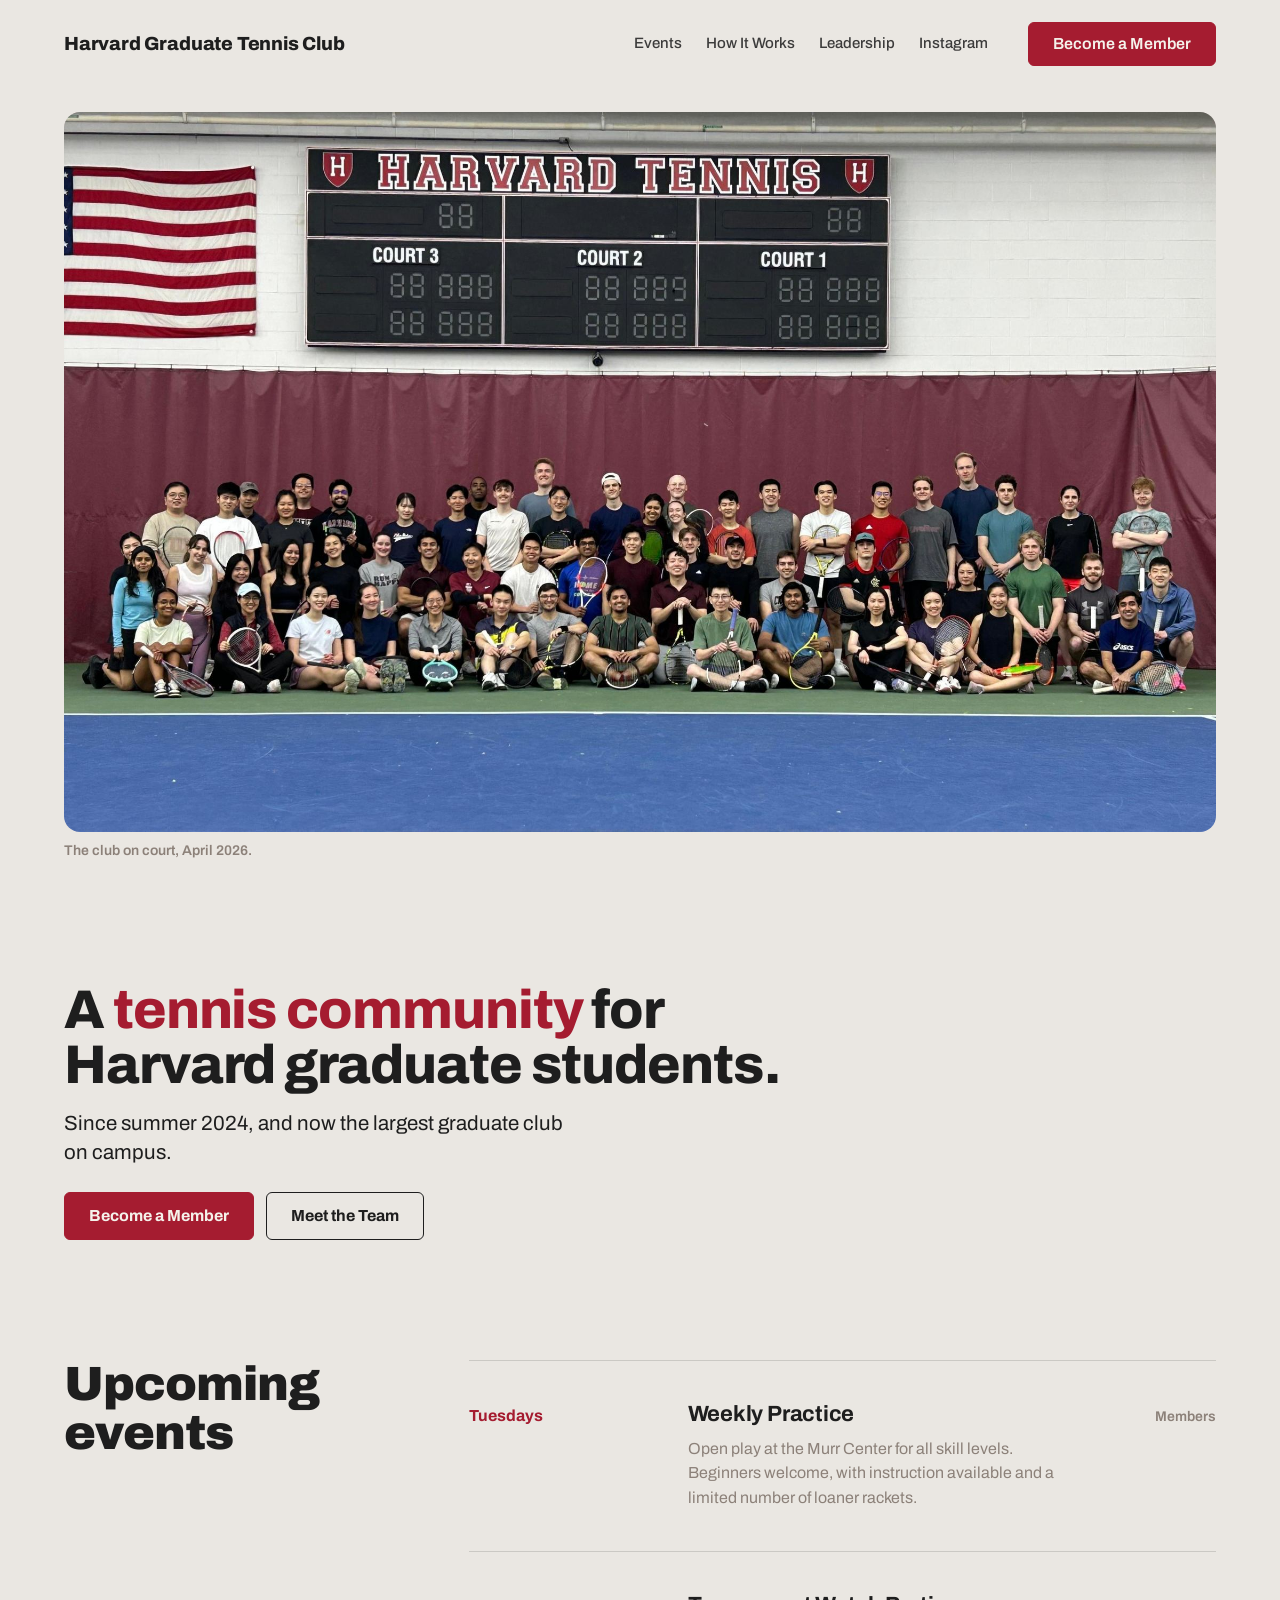
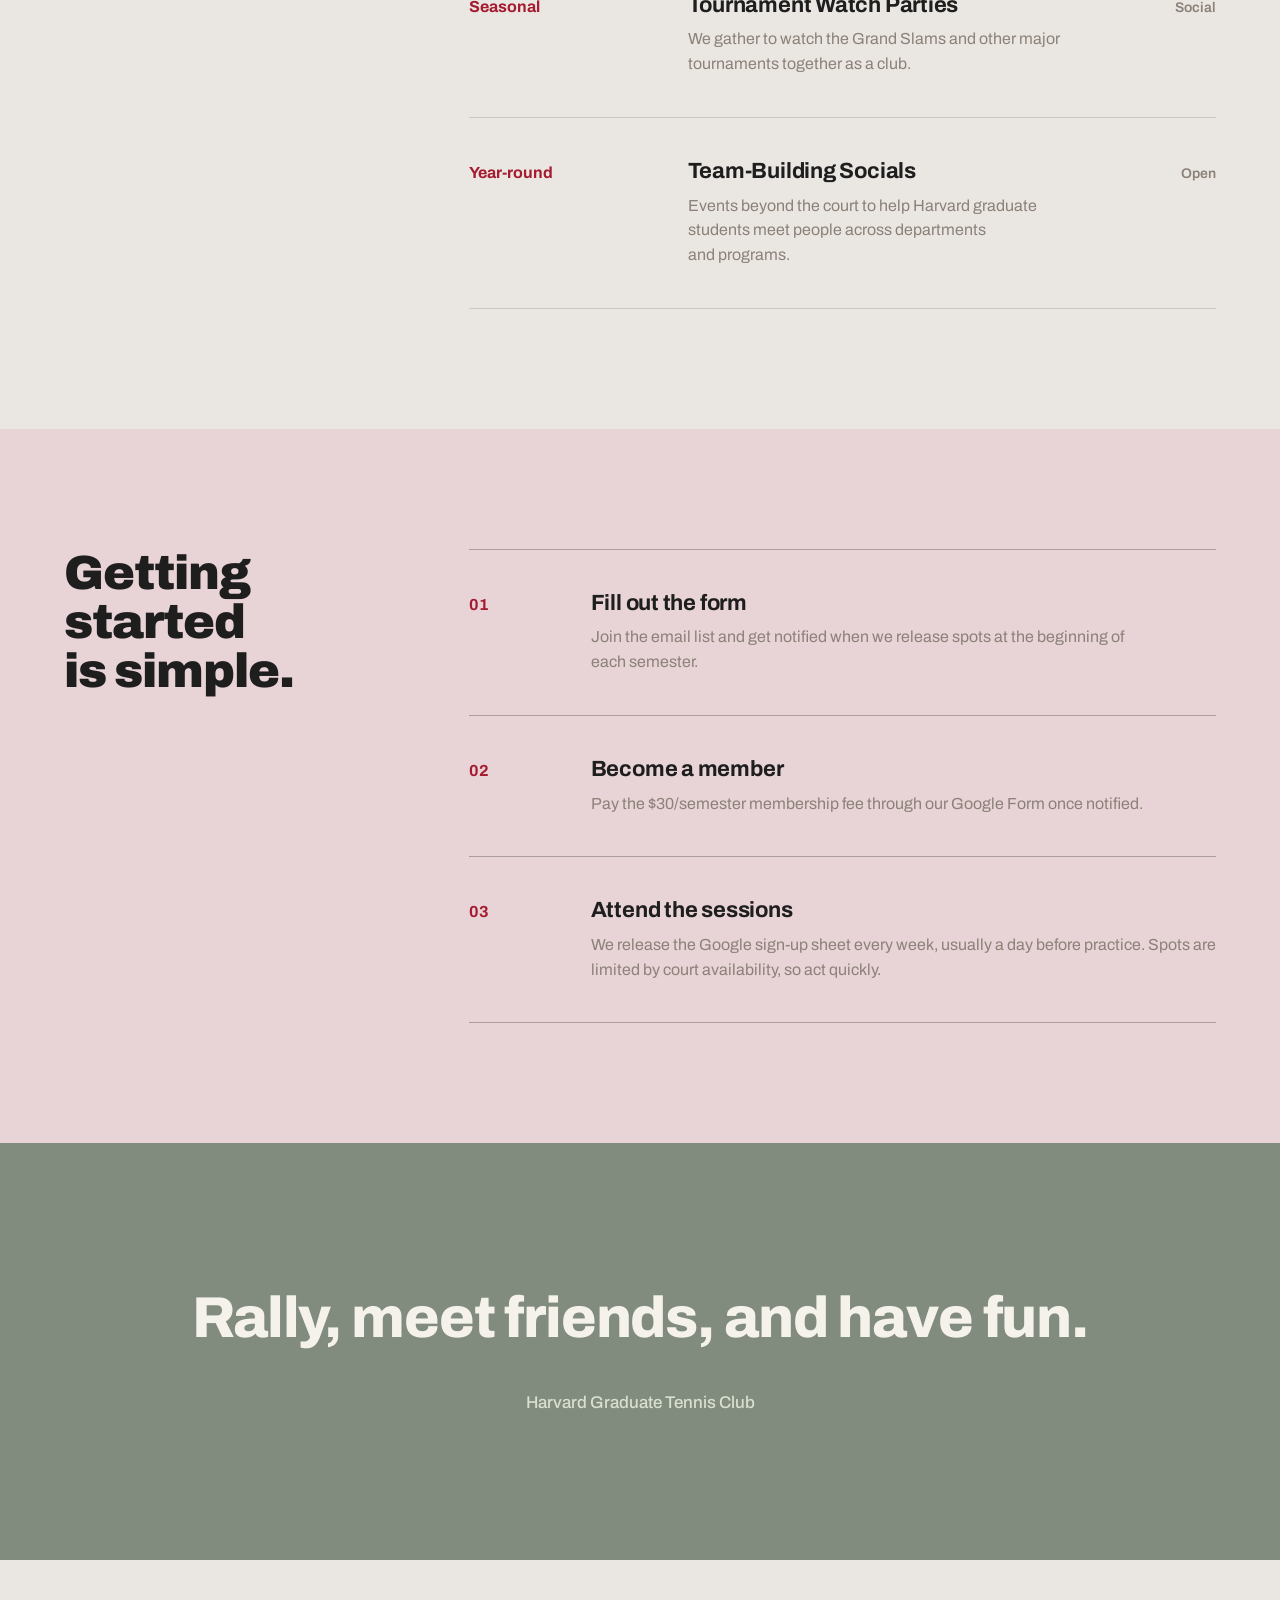
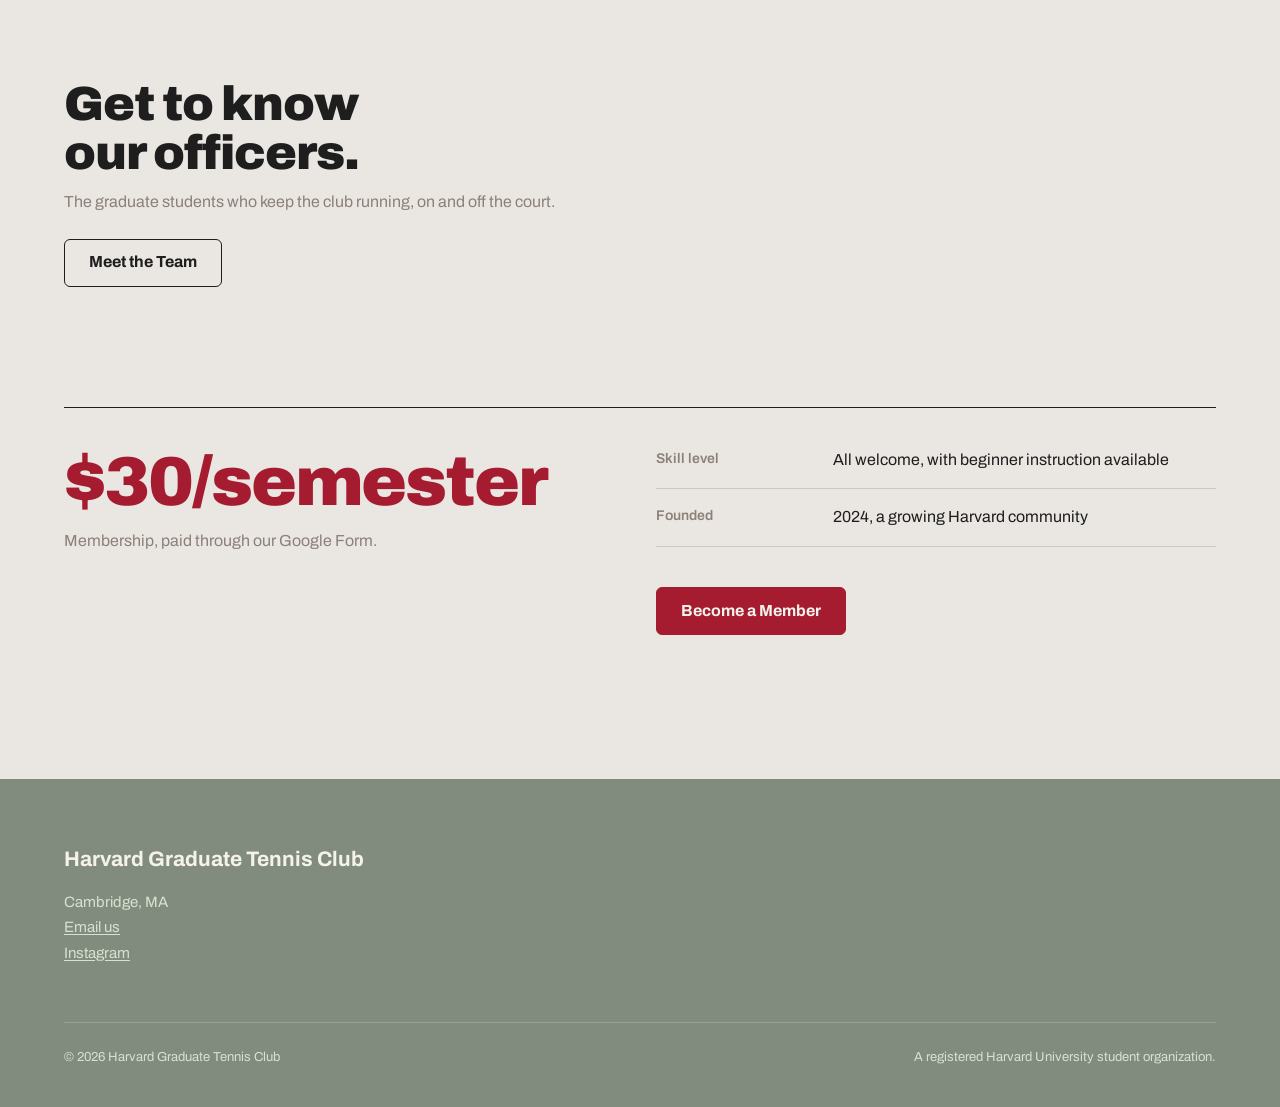
<file: index.html>
<!DOCTYPE html>
<html lang="en">
<head>
<meta charset="UTF-8">
<meta name="viewport" content="width=device-width, initial-scale=1.0">
<title>Harvard Graduate Tennis Club</title>
<meta name="description" content="A tennis community for Harvard graduate students. Weekly practice, socials and watch parties, every level welcome.">
<link rel="preconnect" href="https://fonts.googleapis.com">
<link rel="preconnect" href="https://fonts.gstatic.com" crossorigin>
<link href="https://fonts.googleapis.com/css2?family=Archivo:wght@400;500;600;700;800;900&display=swap" rel="stylesheet">
<style>
/* Layout from a Hallmark redesign; colours, type and corners restored to the original site. */
@import url("./tokens.css");
@import url("./base.css");

/* Type, per the theme */
h1, h2 { line-height: 1.02; }
h2 { font-weight: 900; }
/* Type scale, four levels below the headline:
   section h2 (--text-section) > item title h3 (1.375rem) > body (1rem) > small label (0.875rem) */
h3 { font-size: 1.375rem; font-weight: 700; letter-spacing: -0.01em; line-height: 1.25; }
.accent { color: var(--color-accent); }
.muted { color: var(--color-muted); }
.label { font-size: 0.875rem; font-weight: 600; color: var(--color-muted); }

/* Links and buttons, eight states */
a { text-decoration-color: var(--color-accent); transition: text-decoration-thickness var(--dur-micro) var(--ease-out); }
a:hover { text-decoration-thickness: 2px; }
a:active { color: var(--color-accent); }
:focus-visible { outline: 2px solid var(--color-focus); outline-offset: 3px; transition: none; }
.btn {
  display: inline-flex; align-items: center; justify-content: center; min-height: 48px;
  padding: 0 var(--space-lg); border: var(--rule-hair) solid var(--color-ink); border-radius: var(--radius-btn);
  font-family: var(--font-body); font-size: var(--text-md); font-weight: 700; text-decoration: none; white-space: nowrap;
  transition: background-color var(--dur-micro) var(--ease-out), color var(--dur-micro) var(--ease-out), transform var(--dur-micro) var(--ease-out);
}
.btn--primary { background: var(--color-accent); color: var(--color-accent-ink); border-color: var(--color-accent); }
.btn--primary:hover { background: var(--color-accent-deep); border-color: var(--color-accent-deep); }
.btn--secondary { background: transparent; color: var(--color-ink); }
.btn--secondary:hover { background: var(--color-paper-3); }
.btn:active { transform: translateY(1px); }
.btn[aria-disabled="true"], .btn:disabled { opacity: 0.5; cursor: not-allowed; }
.actions { display: flex; flex-wrap: wrap; gap: var(--space-sm); }

/* NAV */
.slab { background: var(--color-paper); color: var(--color-ink); position: relative; z-index: var(--z-sticky-nav); }
.slab nav { display: flex; align-items: center; justify-content: space-between; gap: var(--space-lg); min-height: 88px; }
.wordmark { font-family: var(--font-display); font-weight: 800; font-size: 1.1875rem; letter-spacing: -0.01em; text-decoration: none; white-space: nowrap; }
.nav-right { display: flex; align-items: center; gap: var(--space-xl); }
.nav-links { display: flex; gap: var(--space-lg); font-size: 0.9375rem; font-weight: 500; }
.nav-links a { white-space: nowrap; text-decoration: none; color: var(--color-ink); opacity: 0.85; transition: opacity var(--dur-micro) var(--ease-out); }
.nav-links a:hover { opacity: 1; text-decoration: underline; text-decoration-color: var(--color-accent); }
.slab .btn--primary { min-height: 44px; font-weight: 600; }
.menu-toggle {
  display: none; width: 44px; height: 44px; flex-shrink: 0; align-items: center; justify-content: center; flex-direction: column; gap: var(--space-2xs);
  background: transparent; border: var(--rule-hair) solid var(--color-rule-2); border-radius: var(--radius-btn); cursor: pointer;
}
.menu-toggle:hover { border-color: var(--color-ink); }
.menu-toggle:active { transform: translateY(1px); }
.menu-toggle span { display: block; width: 18px; height: 2px; background: var(--color-ink); transition: transform var(--dur-short) var(--ease-out), opacity var(--dur-short) var(--ease-out); }
nav.open .menu-toggle span:nth-child(1) { transform: translateY(6px) rotate(45deg); }
nav.open .menu-toggle span:nth-child(2) { opacity: 0; }
nav.open .menu-toggle span:nth-child(3) { transform: translateY(-6px) rotate(-45deg); }

/* HERO: Ledge */
.hero { padding-block: var(--space-lg) 0; }
.plate { margin: 0; }
.plate [data-slot] { aspect-ratio: 16 / 10; border-radius: var(--radius-card); }
.plate [data-slot] > img { object-position: center 30%; }
.plate figcaption { margin-top: var(--space-xs); }
/* One column at every width: headline, then the sentence, then the two buttons side by side */
/* Space above the headline matches the space below the buttons (--section-gap-s on both sides) */
.hero-foot { display: flex; flex-direction: column; align-items: flex-start; margin-top: var(--section-gap-s); }
.hero-foot h1 { max-width: 22ch; font-size: clamp(2.5rem, 3vw + 1rem, 4.5rem); }
.hero-foot p { font-size: var(--text-lead); line-height: 1.45; max-width: 44ch; margin: var(--space-md) 0 var(--space-lg); }

/* Sections */
.section { padding-block: var(--section-gap-s); }
.split { display: grid; grid-template-columns: minmax(0, 4fr) minmax(0, 8fr); gap: var(--gap-columns); align-items: start; }

/* Schedule: the one table that matters, under the double rule */
.ledger { border-top: var(--rule-hair) solid var(--color-rule); }
.ledger-row {
  display: grid; grid-template-columns: minmax(0, 3fr) minmax(0, 6fr) minmax(0, 2fr); gap: var(--gap-columns);
  padding-block: var(--space-xl); border-bottom: var(--rule-hair) solid var(--color-rule); align-items: baseline;
}
/* When: smaller than the title, set apart in crimson */
.ledger-row .when { font-size: 1rem; font-weight: 700; line-height: 1.4; color: var(--color-accent); }
.ledger-row h3 { margin-bottom: var(--space-xs); }
.ledger-row .tag { text-align: right; }

/* Joining: paper band */
.band { background: var(--color-paper-2); }
.steps { list-style: none; margin: 0; padding: 0; counter-reset: step; }
.steps li {
  display: grid; grid-template-columns: minmax(0, 1fr) minmax(0, 7fr); gap: var(--gap-columns);
  padding-block: var(--space-xl); border-top: var(--rule-hair) solid var(--color-rule-2); counter-increment: step;
}
.steps li:last-child { border-bottom: var(--rule-hair) solid var(--color-rule-2); }
.steps li { align-items: baseline; }
.steps li::before { content: counter(step, decimal-leading-zero); font-weight: 700; font-size: 1rem; line-height: 1.4; color: var(--color-accent); }
.steps h3 { margin-bottom: var(--space-xs); }

/* Statement: the ink band */
.ink { background: var(--color-ivy); color: var(--color-cream); padding-block: var(--section-gap); text-align: center; }
.ink blockquote { margin: 0; }
.ink blockquote p { font-family: var(--font-display); font-weight: 800; font-size: clamp(2rem, 4.5vw, 3.625rem); line-height: 1.08; letter-spacing: var(--tracking-display); max-width: 28ch; margin-inline: auto; text-wrap: balance; }
.ink cite { display: block; margin-top: var(--space-xl); font-style: normal; font-size: 1.0625rem; font-weight: 500; color: var(--color-pear); }

/* Officers: one line and an action */
.officers { display: flex; flex-direction: column; align-items: flex-start; gap: var(--space-lg); padding-block: var(--section-gap-s) 0; }
.officers h2 { max-width: 16ch; }
.officers p { margin-top: var(--space-sm); }

/* Membership: the close */
.membership { padding-block: var(--section-gap-s) var(--section-gap); }
.offer { display: grid; grid-template-columns: minmax(0, 6fr) minmax(0, 6fr); gap: var(--gap-columns); border-top: var(--rule-hair) solid var(--color-ink); padding-top: var(--space-xl); }
.price { font-family: var(--font-display); font-weight: 900; font-size: clamp(2.75rem, 5.4vw, 6rem); line-height: 1; overflow-wrap: break-word; min-width: 0; letter-spacing: -0.03em; color: var(--color-accent); font-variant-numeric: lining-nums; }
.price-note { margin-top: var(--space-sm); }
.terms { margin: 0; }
.terms div { display: grid; grid-template-columns: minmax(0, 2fr) minmax(0, 5fr); gap: var(--space-lg); padding-block: var(--space-md); border-bottom: var(--rule-hair) solid var(--color-rule); }
.terms div:first-child { padding-top: 0; }
.terms dt { font-size: var(--text-sm); font-weight: 600; color: var(--color-muted); }
.terms dd { margin: 0; }
.offer .actions { margin-top: var(--space-xl); }

/* FOOTER: the original banner */
.join-band { background: var(--color-ivy); color: var(--color-cream); }
.join-content { max-width: var(--container); margin: 0 auto; padding: var(--space-2xl) var(--gutter) 56px; }
.join-org { font-size: 1.3125rem; font-weight: 700; }
.join-org .meta { font-weight: 400; font-size: 0.9375rem; color: var(--color-pear); margin-top: 14px; line-height: 1.7; }
.join-org .meta a { text-decoration: underline; text-decoration-color: currentColor; }
.join-band :focus-visible { outline-color: var(--color-cream); }
.footer-base {
  border-top: 1px solid rgba(245,242,235,0.2); width: calc(100% - 2 * var(--gutter)); max-width: calc(var(--container) - 2 * var(--gutter)); margin: 0 auto;
  padding: var(--space-lg) 0 var(--space-xl); display: flex; justify-content: space-between; gap: var(--space-xs);
  font-size: 0.8125rem; color: var(--color-pear);
}

/* Responsive: the nav folds into the menu before its links would wrap */
@media (max-width: 68rem) {
  .menu-toggle { display: flex; }
  .nav-right { gap: var(--space-sm); }
  .wordmark { font-size: 0.9375rem; white-space: normal; }
  .nav-links {
    display: none; position: absolute; top: 100%; left: 0; right: 0; z-index: var(--z-dropdown);
    flex-direction: column; gap: 0; padding: var(--space-xs); margin-inline: var(--gutter); background: var(--color-cream);
    border-radius: 10px; box-shadow: 0 12px 32px rgba(30,30,30,0.15);
  }
  nav.open .nav-links { display: flex; }
  .nav-links a { padding: var(--space-sm) var(--space-md); font-size: var(--text-md); opacity: 1; border-radius: var(--radius-btn); }
  .nav-links a:hover { background: var(--color-paper); text-decoration: none; }
}
@media (max-width: 60rem) {
  .footer-base { flex-direction: column; }
  .split, .offer { grid-template-columns: minmax(0, 1fr); }
  .ledger-row { grid-template-columns: minmax(0, 1fr); gap: var(--space-xs); padding-block: var(--space-lg); }
  .ledger-row .tag { text-align: left; }
  .split > h2 { margin-bottom: var(--space-lg); }
}
@media (max-width: 40rem) {
  .slab .btn--primary { padding: 0 var(--space-md); font-size: var(--text-sm); }
  .steps li { grid-template-columns: minmax(0, 1fr) minmax(0, 4fr); }
  .terms div { grid-template-columns: minmax(0, 1fr); gap: var(--space-2xs); }
}
</style>
</head>
<body>

<header class="slab">
  <nav class="container">
    <a href="index.html" class="wordmark">Harvard Graduate Tennis Club</a>
    <div class="nav-right">
      <div class="nav-links" id="nav-links">
        <a href="#events">Events</a>
        <a href="#how">How It Works</a>
        <a href="leadership.html">Leadership</a>
        <a href="https://www.instagram.com/harvard_grad_tennis_club/" target="_blank">Instagram</a>
      </div>
      <a href="https://docs.google.com/forms/d/1S2SS2_oEjFC9LeZhb5DVs4G8AgGqv0lL6LyE40gG2-0/viewform" target="_blank" class="btn btn--primary nav-cta">Become a Member</a>
      <button class="menu-toggle" type="button" aria-label="Open menu" aria-expanded="false" aria-controls="nav-links"><span></span><span></span><span></span></button>
    </div>
  </nav>
</header>

<main>
  <section class="hero container" aria-labelledby="hero-title">
    <figure class="plate">
      <div data-slot="hero" data-alt="Harvard Graduate Tennis Club members">
        <img src="images/hggtc-april2026.jpeg" alt="Harvard Graduate Tennis Club members" fetchpriority="high">
      </div>
      <figcaption class="label">The club on court, April 2026.</figcaption>
    </figure>
    <div class="hero-foot">
      <h1 id="hero-title">A <span class="accent">tennis community</span> for Harvard graduate students.</h1>
      <div>
        <p>Since summer 2024, and now the largest graduate club on campus.</p>
        <div class="actions">
          <a href="https://docs.google.com/forms/d/1S2SS2_oEjFC9LeZhb5DVs4G8AgGqv0lL6LyE40gG2-0/viewform" target="_blank" class="btn btn--primary">Become a Member</a>
          <a href="leadership.html" class="btn btn--secondary">Meet the Team</a>
        </div>
      </div>
    </div>
  </section>

  <section class="section container" id="events" aria-labelledby="events-title">
    <div class="split">
      <h2 id="events-title">Upcoming events</h2>
      <div class="ledger">
        <div class="ledger-row">
          <div class="when">Tuesdays</div>
          <div>
            <h3>Weekly Practice</h3>
            <p class="muted">Open play at the Murr Center for all skill levels. Beginners welcome, with instruction available and a limited number of loaner rackets.</p>
          </div>
          <div class="tag label">Members</div>
        </div>
        <div class="ledger-row">
          <div class="when">Seasonal</div>
          <div>
            <h3>Tournament Watch Parties</h3>
            <p class="muted">We gather to watch the Grand Slams and other major tournaments together as a club.</p>
          </div>
          <div class="tag label">Social</div>
        </div>
        <div class="ledger-row">
          <div class="when">Year-round</div>
          <div>
            <h3>Team-Building Socials</h3>
            <p class="muted">Events beyond the court to help Harvard graduate students meet people across departments and programs.</p>
          </div>
          <div class="tag label">Open</div>
        </div>
      </div>
    </div>
  </section>

  <section class="band" id="how" aria-labelledby="how-title">
    <div class="section container split">
      <h2 id="how-title">Getting started is simple.</h2>
      <ol class="steps">
        <li><div><h3>Fill out the form</h3><p class="muted">Join the email list and get notified when we release spots at the beginning of each semester.</p></div></li>
        <li><div><h3>Become a member</h3><p class="muted">Pay the $30/semester membership fee through our Google Form once notified.</p></div></li>
        <li><div><h3>Attend the sessions</h3><p class="muted">We release the Google sign-up sheet every week, usually a day before practice. Spots are limited by court availability, so act quickly.</p></div></li>
      </ol>
    </div>
  </section>

  <section class="ink" aria-label="Club motto">
    <div class="container">
      <blockquote>
        <p>Rally, meet friends, and have fun.</p>
        <cite>Harvard Graduate Tennis Club</cite>
      </blockquote>
    </div>
  </section>

  <section class="container officers" aria-labelledby="officers-title">
    <div>
      <h2 id="officers-title">Get to know our officers.</h2>
      <p class="muted">The graduate students who keep the club running, on and off the court.</p>
    </div>
    <a href="leadership.html" class="btn btn--secondary">Meet the Team</a>
  </section>

  <section class="container membership" aria-labelledby="membership-title">
    <h2 id="membership-title" class="visually-hidden">Membership</h2>
    <div class="offer">
      <div>
        <p class="price">$30/semester</p>
        <p class="price-note muted">Membership, paid through our Google Form.</p>
      </div>
      <div>
        <dl class="terms">
          <div><dt>Skill level</dt><dd>All welcome, with beginner instruction available</dd></div>
          <div><dt>Founded</dt><dd>2024, a growing Harvard community</dd></div>
        </dl>
        <div class="actions">
          <a href="https://docs.google.com/forms/d/1S2SS2_oEjFC9LeZhb5DVs4G8AgGqv0lL6LyE40gG2-0/viewform" target="_blank" class="btn btn--primary">Become a Member</a>
        </div>
      </div>
    </div>
  </section>
</main>

<footer class="join-band" id="join">
  <div class="join-content">
    <div class="join-org">
      Harvard Graduate Tennis Club
      <div class="meta">
        Cambridge, MA<br>
        <a href="mailto:harvardgriffingsastennisclub@gmail.com">Email us</a><br>
        <a href="https://www.instagram.com/harvard_grad_tennis_club/" target="_blank">Instagram</a>
      </div>
    </div>
  </div>
  <div class="footer-base">
    <div>&copy; 2026 Harvard Graduate Tennis Club</div>
    <div>A registered Harvard University student organization.</div>
  </div>
</footer>

<script>
  (function () {
    var nav = document.querySelector('nav');
    var btn = nav.querySelector('.menu-toggle');
    function setOpen(open) {
      nav.classList.toggle('open', open);
      btn.setAttribute('aria-expanded', open);
      btn.setAttribute('aria-label', open ? 'Close menu' : 'Open menu');
    }
    btn.addEventListener('click', function () { setOpen(!nav.classList.contains('open')); });
    nav.querySelectorAll('.nav-links a').forEach(function (a) { a.addEventListener('click', function () { setOpen(false); }); });
    document.addEventListener('keydown', function (e) { if (e.key === 'Escape') setOpen(false); });
    document.addEventListener('click', function (e) { if (!nav.contains(e.target)) setOpen(false); });
  })();
</script>
<script>window.hallmarkSlots = (m) => { for (const [k, v] of Object.entries(m)) { const s = document.querySelector(`[data-slot="${k}"]`); if (!s) continue; const im = new Image(); im.src = typeof v === 'string' ? v : v.src; im.alt = (typeof v === 'object' && v.alt) || s.dataset.alt || ''; s.querySelectorAll(':scope > img').forEach((o) => o.remove()); s.prepend(im); } };
document.querySelectorAll('[data-slot] img').forEach((i) => { if (i.complete && !i.naturalWidth) i.remove(); else i.addEventListener('error', () => i.remove(), { once: true }); });</script>
</body>
</html>
</file>
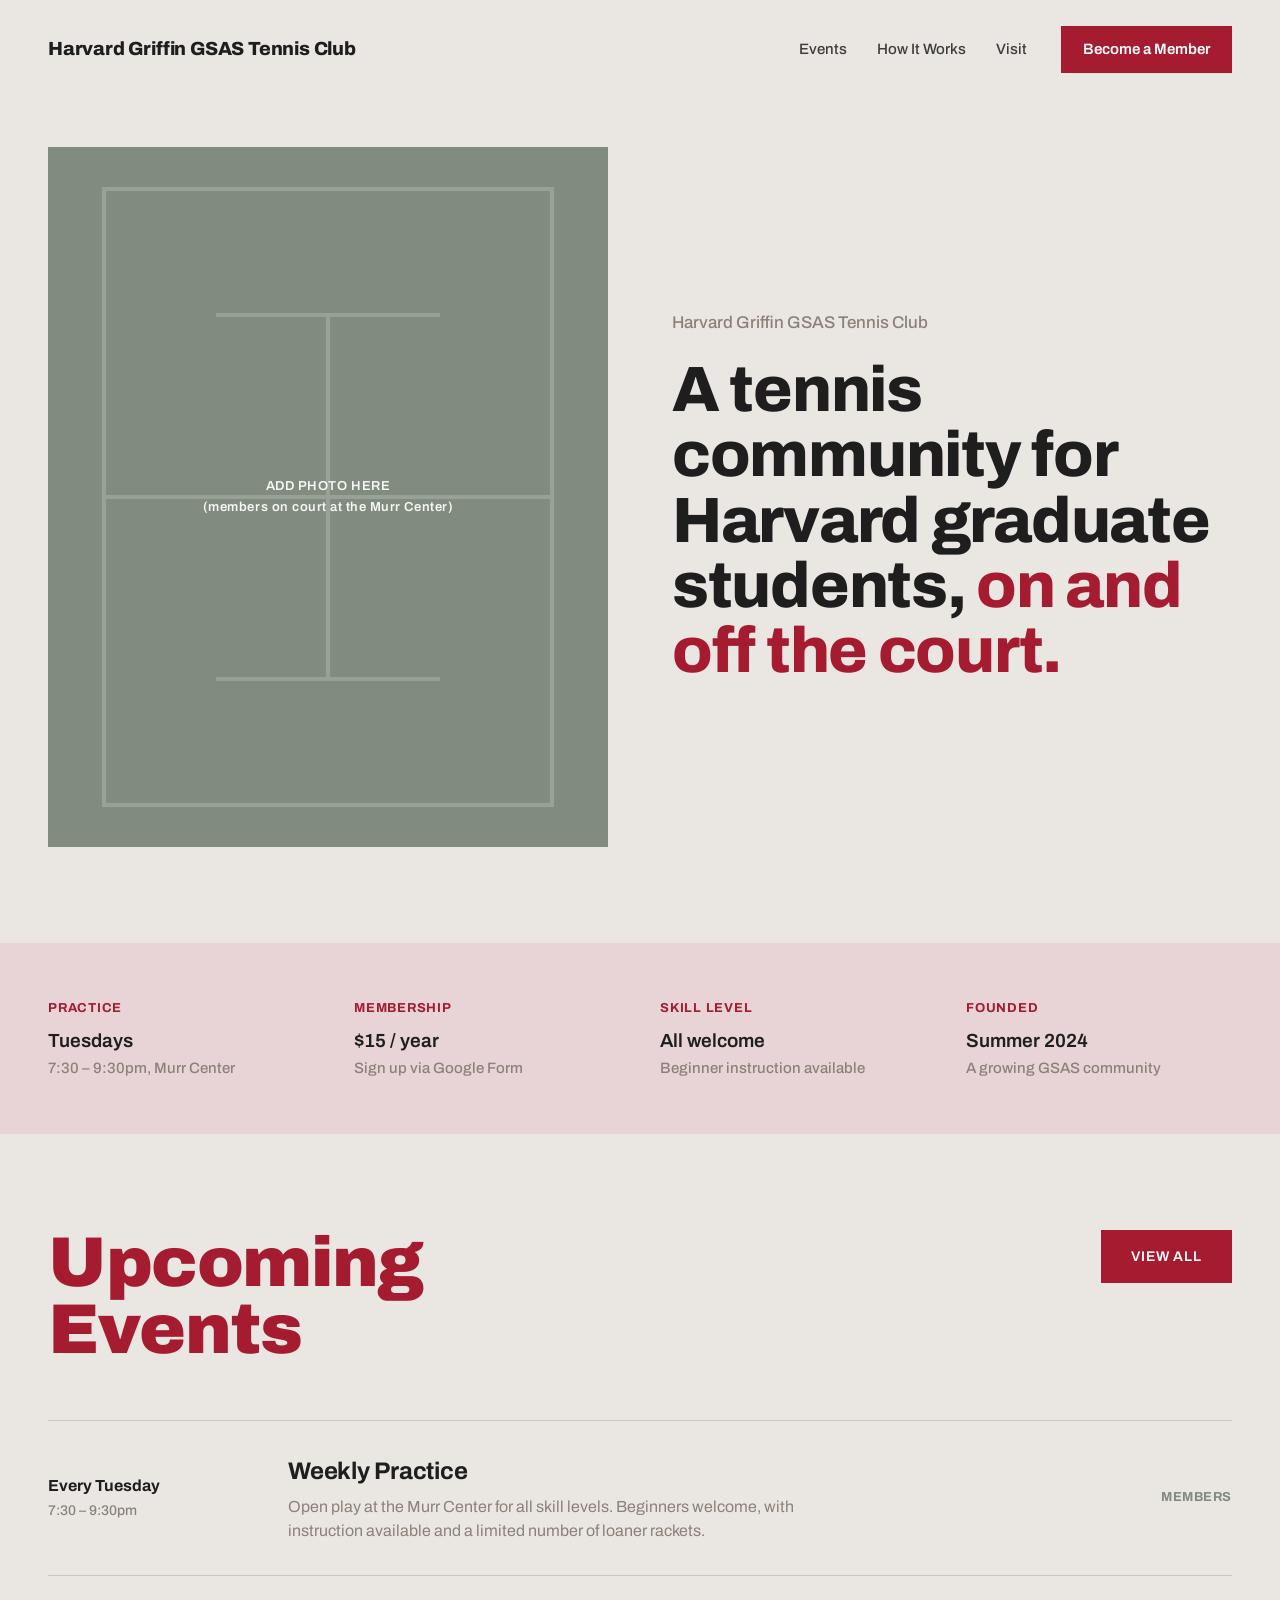
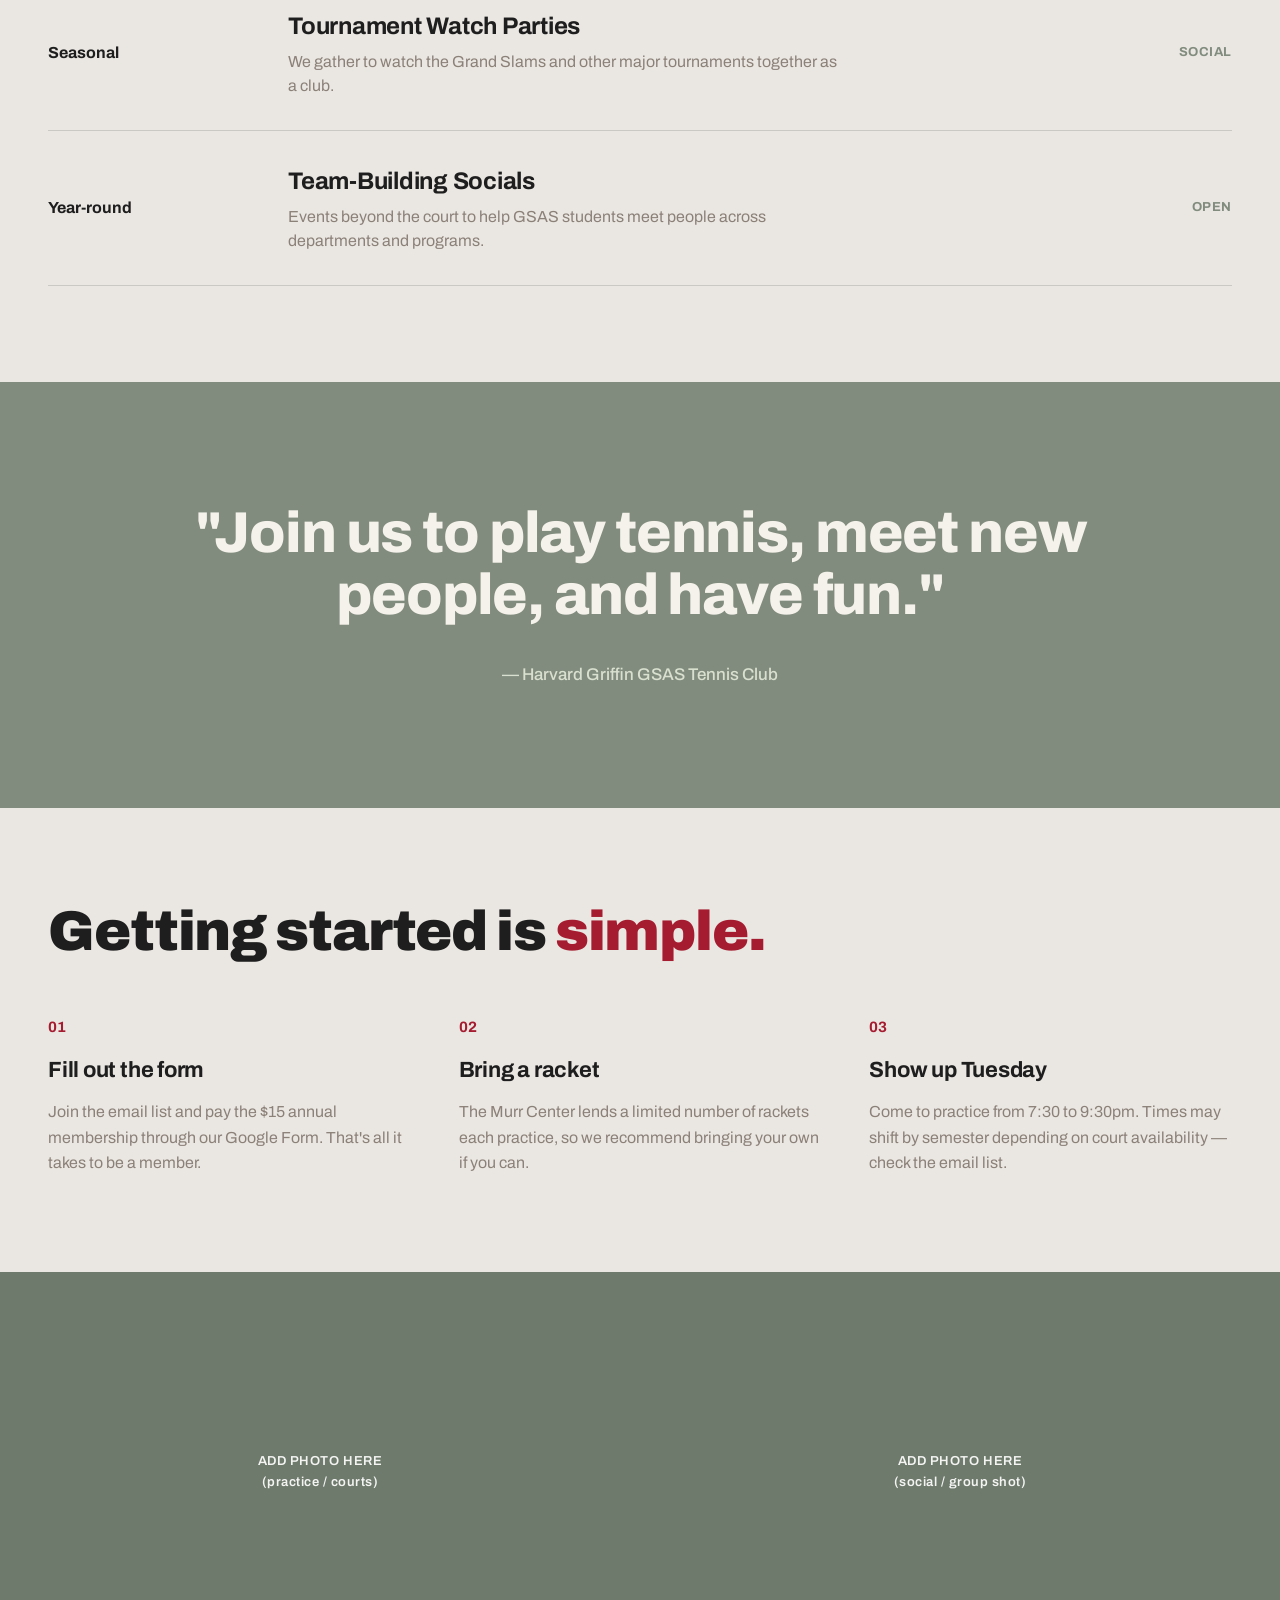
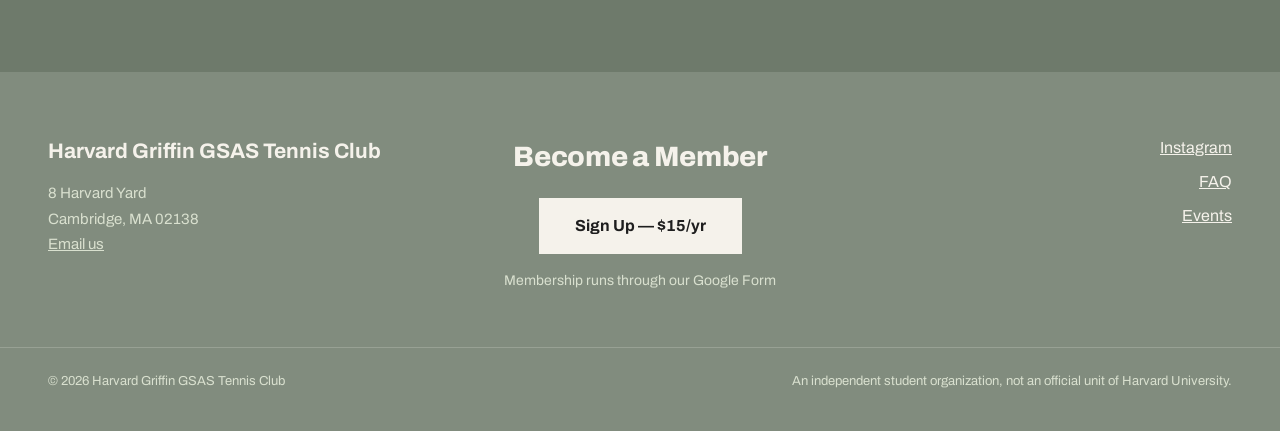
<file: grad-tennis-site/index.html>
<!DOCTYPE html>
<html lang="en">
<head>
<meta charset="UTF-8">
<meta name="viewport" content="width=device-width, initial-scale=1.0">
<title>Harvard Griffin GSAS Tennis Club</title>
<link rel="preconnect" href="https://fonts.googleapis.com">
<link rel="preconnect" href="https://fonts.gstatic.com" crossorigin>
<link href="https://fonts.googleapis.com/css2?family=Archivo:wght@400;500;600;700;800;900&display=swap" rel="stylesheet">
<style>
  :root {
    --crimson: #A51C30;
    --crimson-deep: #8A1727;
    --crimson-soft: #E8D3D6;
    --ink: #1E1E1E;
    --beige: #EAE7E2;
    --cream: #F5F2EB;
    --ivy: #818C7E;
    --ivy-deep: #6E7A6B;
    --pear: #D9E0CF;
    --mortar: #8C8179;
  }

  * { margin: 0; padding: 0; box-sizing: border-box; }
  html { scroll-behavior: smooth; }

  body {
    background: var(--beige);
    color: var(--ink);
    font-family: 'Archivo', sans-serif;
    -webkit-font-smoothing: antialiased;
    line-height: 1.5;
  }

  a { color: inherit; text-decoration: none; }

  .wrap { max-width: 1280px; margin: 0 auto; padding: 0 48px; }

  /* NAV */
  nav {
    display: flex; align-items: center; justify-content: space-between;
    padding: 26px 48px; max-width: 1280px; margin: 0 auto;
  }
  .brand { font-weight: 800; font-size: 19px; letter-spacing: -0.01em; }
  .nav-right { display: flex; align-items: center; gap: 34px; }
  .nav-links { display: flex; gap: 30px; font-size: 15px; font-weight: 500; }
  .nav-links a { opacity: 0.85; transition: opacity 0.15s; }
  .nav-links a:hover { opacity: 1; }
  .nav-cta {
    background: var(--crimson); color: #fff; font-weight: 600; font-size: 15px;
    padding: 12px 22px; transition: background 0.15s;
  }
  .nav-cta:hover { background: var(--crimson-deep); }

  /* HERO */
  .hero {
    display: grid; grid-template-columns: 1fr 1fr; gap: 64px; align-items: center;
    padding: 48px 48px 96px; max-width: 1280px; margin: 0 auto;
  }
  .hero-eyebrow { font-size: 17px; font-weight: 500; color: var(--mortar); margin-bottom: 22px; }
  .hero h1 {
    font-size: clamp(40px, 5vw, 68px); font-weight: 800; line-height: 1.02; letter-spacing: -0.02em;
  }
  .hero h1 .accent { color: var(--crimson); }

  .img-slot {
    position: relative; background: var(--ivy); overflow: hidden;
    display: flex; align-items: center; justify-content: center;
  }
  .img-slot img { width: 100%; height: 100%; object-fit: cover; display: block; }
  .img-slot .placeholder {
    color: rgba(255,255,255,0.92); font-size: 13px; font-weight: 600;
    letter-spacing: 0.04em; text-align: center; padding: 24px; line-height: 1.6; z-index: 1;
  }
  .img-slot .court-lines { position: absolute; inset: 0; opacity: 0.18; }
  .hero .img-slot { aspect-ratio: 4 / 5; }

  /* INFO STRIP */
  .info-strip { background: var(--crimson-soft); padding: 56px 48px; }
  .info-grid {
    max-width: 1280px; margin: 0 auto; display: grid;
    grid-template-columns: repeat(4, 1fr); gap: 40px;
  }
  .info-item .k {
    font-size: 13px; font-weight: 700; letter-spacing: 0.06em; text-transform: uppercase;
    color: var(--crimson); margin-bottom: 10px;
  }
  .info-item .v { font-size: 19px; font-weight: 600; line-height: 1.35; }
  .info-item .v span { color: var(--mortar); font-weight: 500; font-size: 15px; display: block; margin-top: 4px; }

  /* EVENTS */
  .events { padding: 96px 48px; max-width: 1280px; margin: 0 auto; }
  .events-head {
    display: flex; justify-content: space-between; align-items: flex-start;
    margin-bottom: 56px; gap: 40px;
  }
  .events-head h2 {
    font-size: clamp(40px, 5.5vw, 72px); font-weight: 900; line-height: 0.95;
    letter-spacing: -0.02em; color: var(--crimson);
  }
  .btn-crimson {
    background: var(--crimson); color: #fff; font-weight: 600; font-size: 14px;
    letter-spacing: 0.06em; text-transform: uppercase; padding: 16px 30px;
    white-space: nowrap; transition: background 0.15s; flex-shrink: 0;
  }
  .btn-crimson:hover { background: var(--crimson-deep); }

  .events-list { display: flex; flex-direction: column; }
  .event-row {
    display: grid; grid-template-columns: 200px 1fr auto; gap: 40px; align-items: center;
    padding: 32px 0; border-top: 1.5px solid rgba(30,30,30,0.15);
  }
  .event-row:last-child { border-bottom: 1.5px solid rgba(30,30,30,0.15); }
  .event-when { font-weight: 700; font-size: 16px; }
  .event-when span { display: block; color: var(--mortar); font-weight: 500; font-size: 14px; margin-top: 2px; }
  .event-body h3 { font-size: 24px; font-weight: 700; margin-bottom: 6px; letter-spacing: -0.01em; }
  .event-body p { color: var(--mortar); font-size: 16px; max-width: 560px; }
  .event-tag {
    font-size: 13px; font-weight: 700; letter-spacing: 0.04em; text-transform: uppercase;
    color: var(--ivy); white-space: nowrap;
  }

  /* QUOTE BAND */
  .quote-band { background: var(--ivy); color: var(--cream); padding: 120px 48px; text-align: center; }
  .quote-band blockquote {
    max-width: 1000px; margin: 0 auto; font-size: clamp(32px, 4.5vw, 58px);
    font-weight: 800; line-height: 1.08; letter-spacing: -0.02em;
  }
  .quote-band cite {
    display: block; margin-top: 36px; font-size: 17px; font-weight: 500;
    font-style: normal; color: var(--pear);
  }

  /* HOW IT WORKS */
  .how { padding: 96px 48px; max-width: 1280px; margin: 0 auto; }
  .how h2 {
    font-size: clamp(36px, 4.5vw, 56px); font-weight: 900; letter-spacing: -0.02em;
    margin-bottom: 56px; max-width: 720px; line-height: 1.0;
  }
  .how h2 .accent { color: var(--crimson); }
  .how-grid { display: grid; grid-template-columns: repeat(3, 1fr); gap: 48px; }
  .how-card .num { font-size: 15px; font-weight: 700; color: var(--crimson); margin-bottom: 16px; }
  .how-card h3 { font-size: 22px; font-weight: 700; margin-bottom: 12px; letter-spacing: -0.01em; }
  .how-card p { color: var(--mortar); font-size: 16px; line-height: 1.6; }

  /* JOIN / FOOTER BAND */
  .join-band { background: var(--ivy); color: var(--cream); }
  .join-images { display: grid; grid-template-columns: 1fr 1fr; }
  .join-images .img-slot { aspect-ratio: 16 / 10; background: var(--ivy-deep); }
  .join-content {
    display: grid; grid-template-columns: 1fr 1fr 1fr; gap: 40px; align-items: start;
    max-width: 1280px; margin: 0 auto; padding: 64px 48px 56px;
  }
  .join-org { font-size: 21px; font-weight: 700; }
  .join-org .meta { font-weight: 400; font-size: 15px; color: var(--pear); margin-top: 14px; line-height: 1.7; }
  .join-org .meta a { text-decoration: underline; }
  .join-cta-box { text-align: center; }
  .join-cta-box h3 { font-size: 28px; font-weight: 800; margin-bottom: 20px; letter-spacing: -0.01em; }
  .join-btn {
    display: inline-block; background: var(--cream); color: var(--ink); font-weight: 700;
    font-size: 16px; padding: 16px 36px; transition: background 0.15s;
  }
  .join-btn:hover { background: #fff; }
  .join-cta-box p { font-size: 14px; color: var(--pear); margin-top: 16px; }
  .join-links { text-align: right; font-size: 16px; }
  .join-links a { display: block; text-decoration: underline; margin-bottom: 10px; }
  .footer-base {
    border-top: 1px solid rgba(245,242,235,0.2); max-width: 1280px; margin: 0 auto;
    padding: 24px 48px 40px; display: flex; justify-content: space-between;
    font-size: 13px; color: var(--pear);
  }

  /* RESPONSIVE */
  @media (max-width: 900px) {
    nav, .hero, .events, .how, .join-content { padding-left: 24px; padding-right: 24px; }
    .nav-links { display: none; }
    .hero { grid-template-columns: 1fr; gap: 40px; padding-bottom: 64px; }
    .hero .img-slot { aspect-ratio: 4 / 3; }
    .info-grid { grid-template-columns: 1fr 1fr; gap: 28px; }
    .event-row { grid-template-columns: 1fr; gap: 8px; padding: 24px 0; }
    .event-tag { margin-top: 4px; }
    .how-grid { grid-template-columns: 1fr; gap: 36px; }
    .join-images { grid-template-columns: 1fr; }
    .join-content { grid-template-columns: 1fr; gap: 36px; text-align: left; }
    .join-cta-box, .join-links { text-align: left; }
    .footer-base { flex-direction: column; gap: 8px; }
  }
</style>
</head>
<body>

<nav>
  <div class="brand">Harvard Griffin GSAS Tennis Club</div>
  <div class="nav-right">
    <div class="nav-links">
      <a href="#events">Events</a>
      <a href="#how">How It Works</a>
      <a href="#join">Visit</a>
    </div>
    <a href="#join" class="nav-cta">Become a Member</a>
  </div>
</nav>

<section class="hero">
  <!-- To use a real photo: replace the SVG + .placeholder below with <img src="images/your-photo.jpg" alt="..."> -->
  <div class="img-slot">
    <svg class="court-lines" viewBox="0 0 400 500" preserveAspectRatio="none" xmlns="http://www.w3.org/2000/svg">
      <rect x="40" y="30" width="320" height="440" fill="none" stroke="#fff" stroke-width="3"/>
      <line x1="40" y1="250" x2="360" y2="250" stroke="#fff" stroke-width="3"/>
      <line x1="120" y1="120" x2="280" y2="120" stroke="#fff" stroke-width="3"/>
      <line x1="120" y1="380" x2="280" y2="380" stroke="#fff" stroke-width="3"/>
      <line x1="200" y1="120" x2="200" y2="380" stroke="#fff" stroke-width="3"/>
    </svg>
    <div class="placeholder">ADD PHOTO HERE<br>(members on court at the Murr Center)</div>
  </div>
  <div>
    <div class="hero-eyebrow">Harvard Griffin GSAS Tennis Club</div>
    <h1>A tennis community for Harvard graduate students, <span class="accent">on and off the court.</span></h1>
  </div>
</section>

<section class="info-strip">
  <div class="info-grid">
    <div class="info-item">
      <div class="k">Practice</div>
      <div class="v">Tuesdays<span>7:30 &ndash; 9:30pm, Murr Center</span></div>
    </div>
    <div class="info-item">
      <div class="k">Membership</div>
      <div class="v">$15 / year<span>Sign up via Google Form</span></div>
    </div>
    <div class="info-item">
      <div class="k">Skill Level</div>
      <div class="v">All welcome<span>Beginner instruction available</span></div>
    </div>
    <div class="info-item">
      <div class="k">Founded</div>
      <div class="v">Summer 2024<span>A growing GSAS community</span></div>
    </div>
  </div>
</section>

<section class="events" id="events">
  <div class="events-head">
    <h2>Upcoming<br>Events</h2>
    <a href="#" class="btn-crimson">View All</a>
  </div>
  <div class="events-list">
    <div class="event-row">
      <div class="event-when">Every Tuesday<span>7:30 &ndash; 9:30pm</span></div>
      <div class="event-body">
        <h3>Weekly Practice</h3>
        <p>Open play at the Murr Center for all skill levels. Beginners welcome, with instruction available and a limited number of loaner rackets.</p>
      </div>
      <div class="event-tag">Members</div>
    </div>
    <div class="event-row">
      <div class="event-when">Seasonal</div>
      <div class="event-body">
        <h3>Tournament Watch Parties</h3>
        <p>We gather to watch the Grand Slams and other major tournaments together as a club.</p>
      </div>
      <div class="event-tag">Social</div>
    </div>
    <div class="event-row">
      <div class="event-when">Year-round</div>
      <div class="event-body">
        <h3>Team-Building Socials</h3>
        <p>Events beyond the court to help GSAS students meet people across departments and programs.</p>
      </div>
      <div class="event-tag">Open</div>
    </div>
  </div>
</section>

<section class="quote-band">
  <blockquote>"Join us to play tennis, meet new people, and have fun."</blockquote>
  <cite>&mdash; Harvard Griffin GSAS Tennis Club</cite>
</section>

<section class="how" id="how">
  <h2>Getting started is <span class="accent">simple.</span></h2>
  <div class="how-grid">
    <div class="how-card">
      <div class="num">01</div>
      <h3>Fill out the form</h3>
      <p>Join the email list and pay the $15 annual membership through our Google Form. That's all it takes to be a member.</p>
    </div>
    <div class="how-card">
      <div class="num">02</div>
      <h3>Bring a racket</h3>
      <p>The Murr Center lends a limited number of rackets each practice, so we recommend bringing your own if you can.</p>
    </div>
    <div class="how-card">
      <div class="num">03</div>
      <h3>Show up Tuesday</h3>
      <p>Come to practice from 7:30 to 9:30pm. Times may shift by semester depending on court availability &mdash; check the email list.</p>
    </div>
  </div>
</section>

<section class="join-band" id="join">
  <div class="join-images">
    <!-- Replace each .placeholder with <img src="images/photo.jpg" alt="..."> -->
    <div class="img-slot"><div class="placeholder">ADD PHOTO HERE<br>(practice / courts)</div></div>
    <div class="img-slot"><div class="placeholder">ADD PHOTO HERE<br>(social / group shot)</div></div>
  </div>
  <div class="join-content">
    <div class="join-org">
      Harvard Griffin GSAS Tennis Club
      <div class="meta">
        8 Harvard Yard<br>
        Cambridge, MA 02138<br>
        <a href="mailto:harvardgriffingsastennisclub@gmail.com">Email us</a>
      </div>
    </div>
    <div class="join-cta-box">
      <h3>Become a Member</h3>
      <a href="#" class="join-btn">Sign Up &mdash; $15/yr</a>
      <p>Membership runs through our Google Form</p>
    </div>
    <div class="join-links">
      <a href="#">Instagram</a>
      <a href="#">FAQ</a>
      <a href="#events">Events</a>
    </div>
  </div>
  <div class="footer-base">
    <div>&copy; 2026 Harvard Griffin GSAS Tennis Club</div>
    <div>An independent student organization, not an official unit of Harvard University.</div>
  </div>
</section>

</body>
</html>
</file>
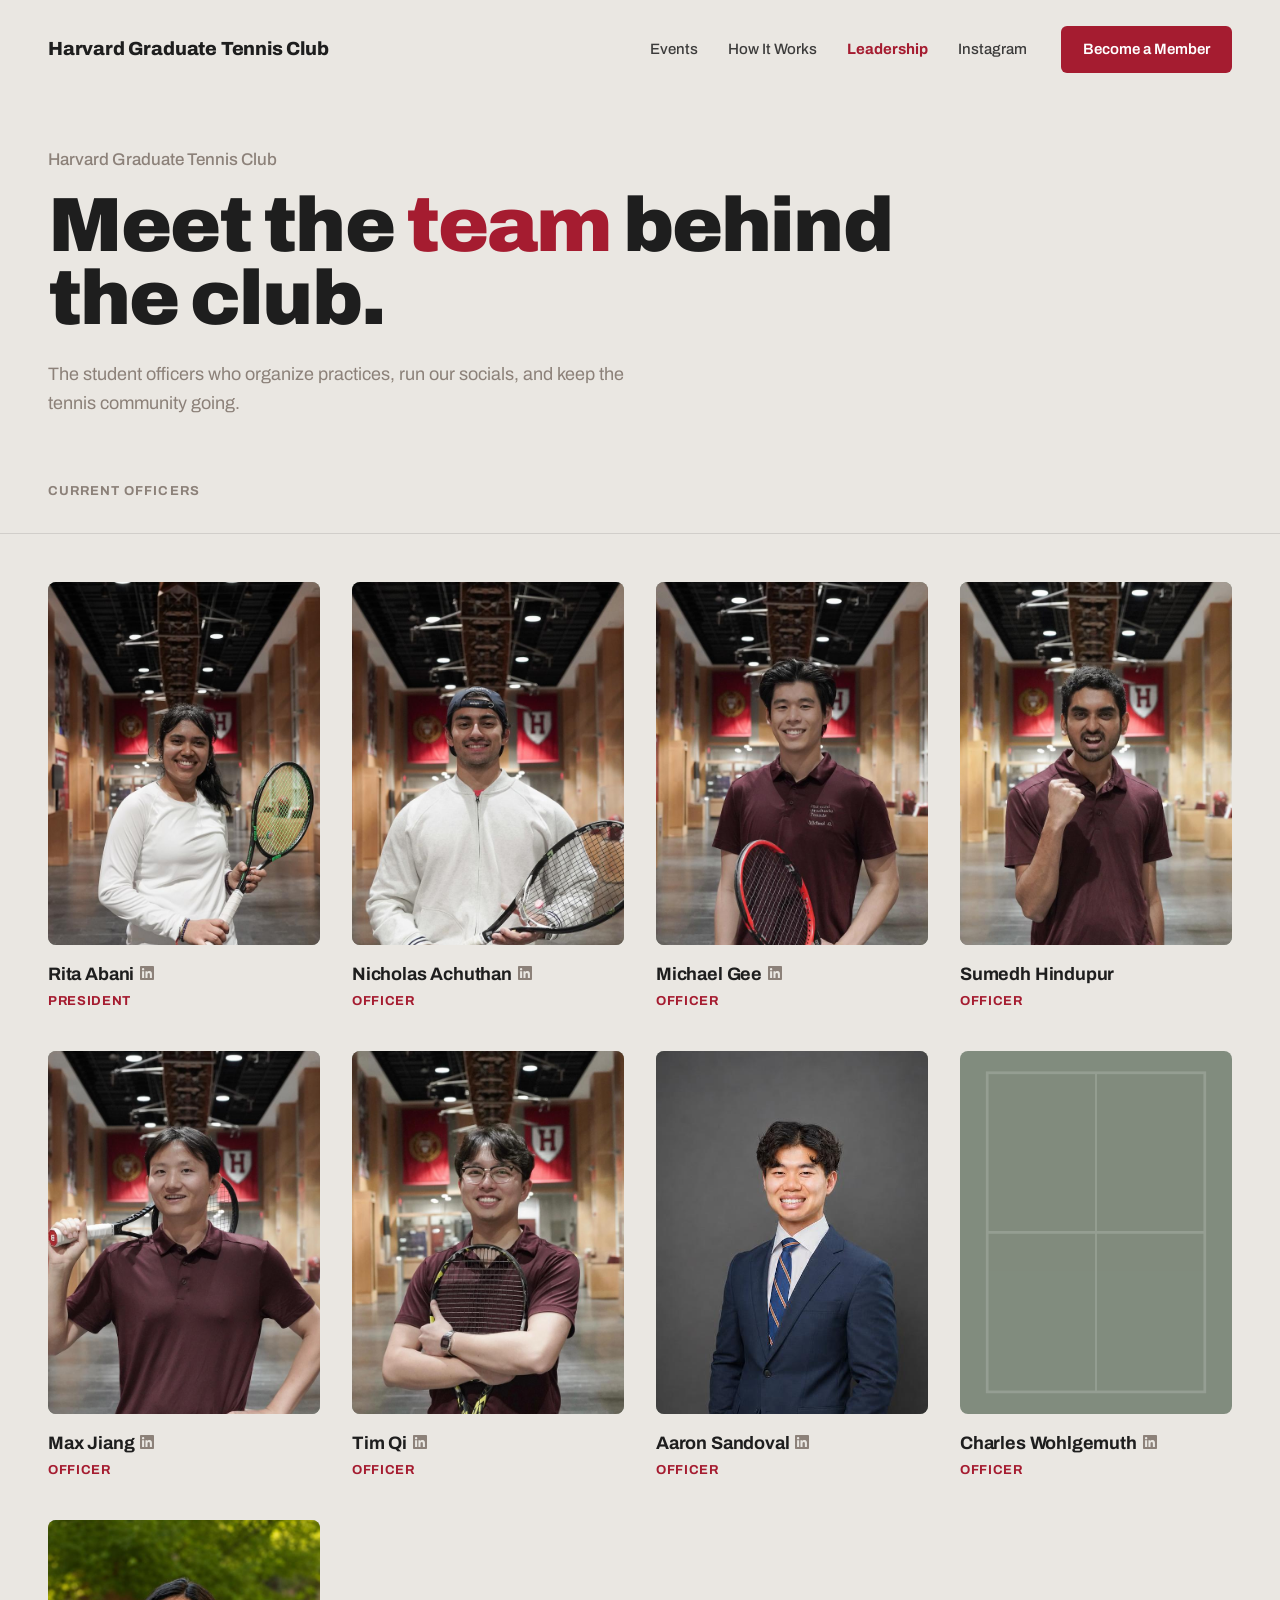
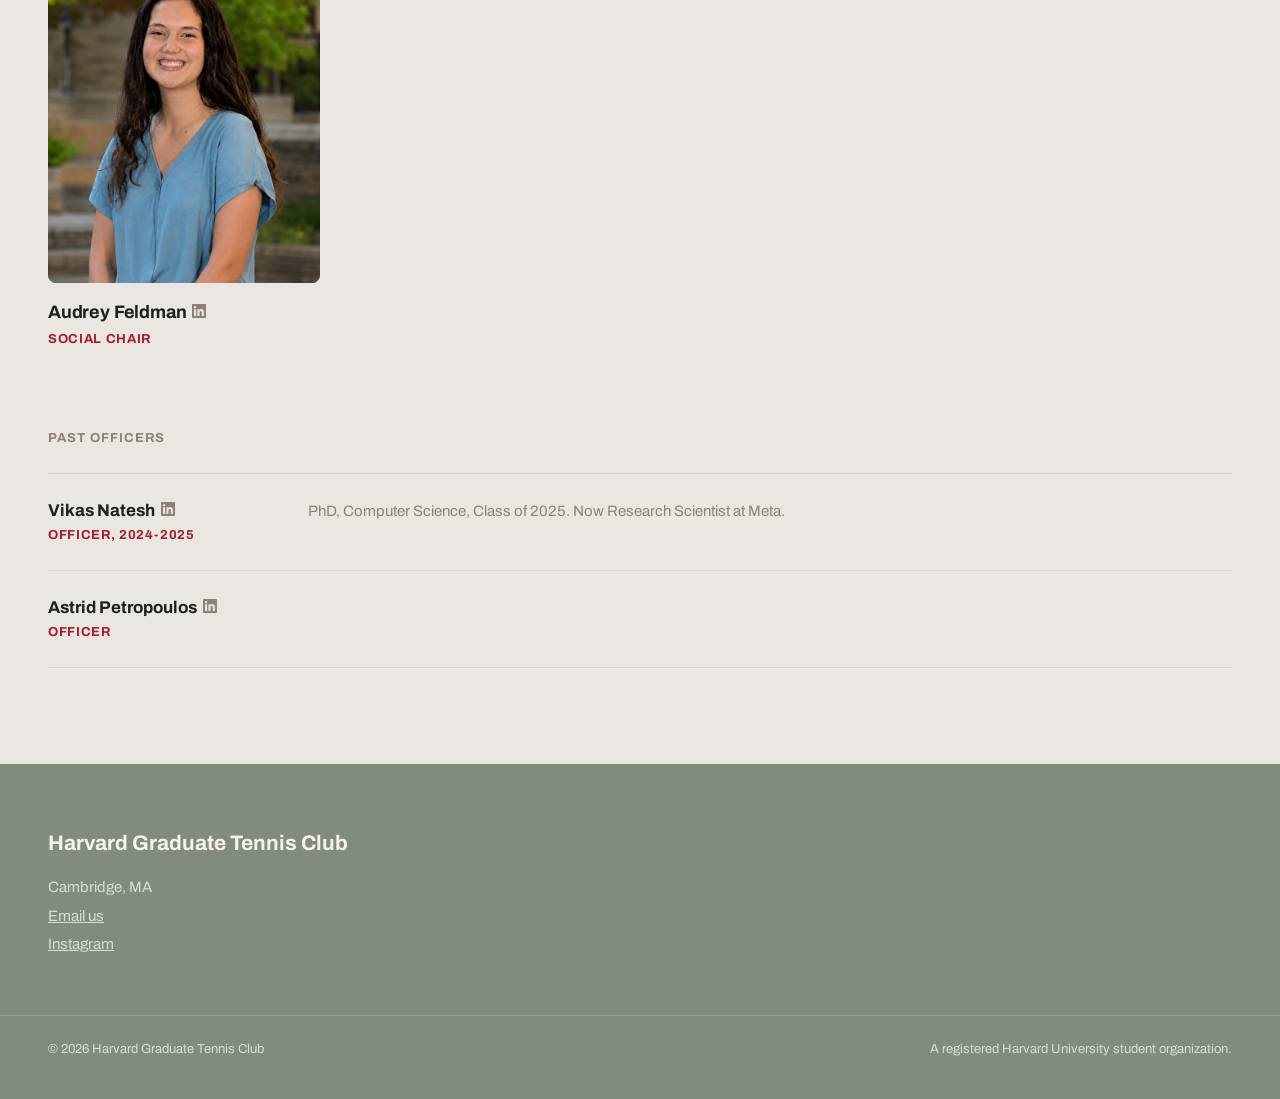
<file: leadership.html>
<!DOCTYPE html>
<html lang="en">
<head>
<meta charset="UTF-8">
<meta name="viewport" content="width=device-width, initial-scale=1.0">
<title>Leadership — Harvard Graduate Tennis Club</title>
<link rel="preconnect" href="https://fonts.googleapis.com">
<link rel="preconnect" href="https://fonts.gstatic.com" crossorigin>
<link href="https://fonts.googleapis.com/css2?family=Archivo:wght@400;500;600;700;800;900&display=swap" rel="stylesheet">
<style>
  :root {
    --crimson: #A51C30;
    --crimson-deep: #8A1727;
    --ink: #1E1E1E;
    --beige: #EAE7E2;
    --cream: #F5F2EB;
    --ivy: #818C7E;
    --ivy-deep: #6E7A6B;
    --pear: #D9E0CF;
    --mortar: #8C8179;
  }

  * { margin: 0; padding: 0; box-sizing: border-box; }
  html { scroll-behavior: smooth; }

  body {
    background: var(--beige);
    color: var(--ink);
    font-family: 'Archivo', sans-serif;
    -webkit-font-smoothing: antialiased;
    line-height: 1.5;
  }
  a { color: inherit; text-decoration: none; }

  /* NAV */
  nav {
    display: flex; align-items: center; justify-content: space-between;
    padding: 26px 48px; max-width: 1280px; margin: 0 auto; gap: 24px;
  }
  .brand { font-weight: 800; font-size: 19px; letter-spacing: -0.01em; flex-shrink: 1; min-width: 0; }
  .nav-right { display: flex; align-items: center; gap: 34px; flex-shrink: 0; }
  .nav-links { display: flex; gap: 30px; font-size: 15px; font-weight: 500; }
  .nav-links a { opacity: 0.85; transition: opacity 0.15s; }
  .nav-links a:hover { opacity: 1; }
  .nav-links a.active { opacity: 1; color: var(--crimson); font-weight: 700; }
  .nav-cta {
    background: var(--crimson); color: #fff; font-weight: 600; font-size: 15px;
    padding: 12px 22px; transition: background 0.15s; border-radius: 6px; white-space: nowrap;
  }
  .nav-cta:hover { background: var(--crimson-deep); }

  /* MOBILE MENU */
  nav { position: relative; }
  .menu-toggle {
    display: none; width: 44px; height: 44px; flex-shrink: 0;
    align-items: center; justify-content: center; flex-direction: column; gap: 5px;
    background: none; border: 1.5px solid rgba(30,30,30,0.2); border-radius: 6px; cursor: pointer;
  }
  .menu-toggle span { display: block; width: 18px; height: 2px; background: var(--ink); transition: transform 0.2s, opacity 0.2s; }
  nav.open .menu-toggle span:nth-child(1) { transform: translateY(7px) rotate(45deg); }
  nav.open .menu-toggle span:nth-child(2) { opacity: 0; }
  nav.open .menu-toggle span:nth-child(3) { transform: translateY(-7px) rotate(-45deg); }

  /* PAGE HEADER */
  .page-head { max-width: 1280px; margin: 0 auto; padding: 48px 48px 64px; }
  .page-head .eyebrow { font-size: 17px; font-weight: 500; color: var(--mortar); margin-bottom: 18px; }
  .page-head h1 {
    font-size: clamp(44px, 6vw, 80px); font-weight: 900; line-height: 0.95;
    letter-spacing: -0.025em; max-width: 900px;
  }
  .page-head h1 .accent { color: var(--crimson); }
  .page-head p { margin-top: 24px; max-width: 620px; font-size: 18px; color: var(--mortar); line-height: 1.6; }

  /* SECTION LABEL */
  .section-label {
    max-width: 1280px; margin: 0 auto; padding: 0 48px 32px;
    font-size: 13px; font-weight: 700; letter-spacing: 0.08em;
    text-transform: uppercase; color: var(--mortar);
    border-bottom: 1.5px solid rgba(30,30,30,0.12);
    margin-bottom: 48px;
  }

  /* CURRENT OFFICERS GRID — 4 per row max */
  .team { max-width: 1280px; margin: 0 auto; padding: 0 48px 80px; }
  .team-grid { display: grid; grid-template-columns: repeat(4, 1fr); gap: 40px 32px; }
  .member .photo {
    position: relative; aspect-ratio: 3 / 4; background: var(--ivy);
    overflow: hidden; display: flex; align-items: center; justify-content: center;
    margin-bottom: 16px; border-radius: 8px;
  }
  .member .photo img {
    width: 100%; height: 100%; object-fit: cover; display: block;
    transform: scale(1.2); transform-origin: center center;
  }
  .member .photo .court-lines { position: absolute; inset: 0; opacity: 0.16; width: 100%; height: 100%; }
  .member .name { font-size: 18px; font-weight: 700; letter-spacing: -0.01em; display: flex; align-items: center; gap: 6px; flex-wrap: wrap; }
  .member .role {
    font-size: 13px; font-weight: 700; letter-spacing: 0.05em; text-transform: uppercase;
    color: var(--crimson); margin-top: 4px;
  }

  /* PAST OFFICERS */
  .past { max-width: 1280px; margin: 0 auto; padding: 0 48px 96px; }
  .past-label {
    font-size: 13px; font-weight: 700; letter-spacing: 0.08em;
    text-transform: uppercase; color: var(--mortar);
    padding-bottom: 24px;
    border-bottom: 1.5px solid rgba(30,30,30,0.12);
    margin-bottom: 0;
  }
  .past-list { display: flex; flex-direction: column; }
  .past-row {
    display: grid; grid-template-columns: 220px 1fr; gap: 40px;
    padding: 24px 0; border-bottom: 1px solid rgba(30,30,30,0.08);
    align-items: baseline;
  }
  .past-name { font-size: 17px; font-weight: 700; display: flex; align-items: center; gap: 6px; }
  .past-role {
    font-size: 13px; font-weight: 700; letter-spacing: 0.05em;
    text-transform: uppercase; color: var(--crimson); margin-top: 3px;
  }
  .past-desc { font-size: 15px; color: var(--mortar); line-height: 1.6; }

  /* FOOTER BAND */
  .join-band { background: var(--ivy); color: var(--cream); }
  .join-content { max-width: 1280px; margin: 0 auto; padding: 64px 48px 56px; }
  .join-org { font-size: 21px; font-weight: 700; }
  .join-org .meta {
    font-weight: 400; font-size: 15px; color: var(--pear);
    margin-top: 14px; line-height: 1.9;
  }
  .join-org .meta a { text-decoration: underline; display: block; }
  .footer-base {
    border-top: 1px solid rgba(245,242,235,0.2); max-width: 1280px; margin: 0 auto;
    padding: 24px 48px 40px; display: flex; justify-content: space-between;
    font-size: 13px; color: var(--pear);
  }

  /* RESPONSIVE */
  @media (max-width: 900px) {
    nav { padding: 20px 24px; }
    .page-head, .team, .past, .join-content { padding-left: 24px; padding-right: 24px; }
    .section-label { padding-left: 24px; padding-right: 24px; }
    .nav-right { gap: 12px; }
    .menu-toggle { display: flex; }
    .nav-cta { font-size: 14px; padding: 11px 16px; white-space: nowrap; }
    .nav-links {
      display: none; position: absolute; top: 100%; left: 24px; right: 24px; z-index: 50;
      flex-direction: column; gap: 0; padding: 8px; background: var(--cream);
      border-radius: 10px; box-shadow: 0 12px 32px rgba(30,30,30,0.15);
    }
    nav.open .nav-links { display: flex; }
    .nav-links a { padding: 14px 16px; opacity: 1; font-size: 16px; border-radius: 6px; }
    .nav-links a:hover { background: var(--beige); }
    .brand { font-size: 15px; }
    .team-grid { grid-template-columns: repeat(2, 1fr); gap: 28px 20px; }
    .past-row { grid-template-columns: 1fr; gap: 6px; }
    .footer-base { flex-direction: column; gap: 8px; }
  }
</style>
</head>
<body>

<nav>
  <a href="index.html" class="brand">Harvard Graduate Tennis Club</a>
  <div class="nav-right">
    <div class="nav-links" id="nav-links">
      <a href="index.html#events">Events</a>
      <a href="index.html#how">How It Works</a>
      <a href="leadership.html" class="active">Leadership</a>
      <a href="https://www.instagram.com/harvard_grad_tennis_club/" target="_blank">Instagram</a>
    </div>
   <a href="https://docs.google.com/forms/d/1S2SS2_oEjFC9LeZhb5DVs4G8AgGqv0lL6LyE40gG2-0/viewform" target="_blank" class="nav-cta">Become a Member</a>
    <button class="menu-toggle" type="button" aria-label="Open menu" aria-expanded="false" aria-controls="nav-links"><span></span><span></span><span></span></button>
  </div>
</nav>

<header class="page-head">
  <div class="eyebrow">Harvard Graduate Tennis Club</div>
  <h1>Meet the <span class="accent">team</span> behind the club.</h1>
  <p>The student officers who organize practices, run our socials, and keep the tennis community going.</p>
</header>

<div class="section-label">Current Officers</div>

<section class="team">
  <div class="team-grid">

    <!-- Rita Abani — President -->
    <div class="member">
      <div class="photo">
        <img src="officers/rita.jpg" alt="Rita Abani">
      </div>
      <div class="name">
        Rita Abani
        <a href="https://www.linkedin.com/in/rita-abani/" target="_blank" rel="noopener">
          <svg xmlns="http://www.w3.org/2000/svg" width="14" height="14" viewBox="0 0 24 24" fill="#8C8179"><path d="M20.447 20.452h-3.554v-5.569c0-1.328-.027-3.037-1.852-3.037-1.853 0-2.136 1.445-2.136 2.939v5.667H9.351V9h3.414v1.561h.046c.477-.9 1.637-1.85 3.37-1.85 3.601 0 4.267 2.37 4.267 5.455v6.286zM5.337 7.433a2.062 2.062 0 0 1-2.063-2.065 2.064 2.064 0 1 1 2.063 2.065zm1.782 13.019H3.555V9h3.564v11.452zM22.225 0H1.771C.792 0 0 .774 0 1.729v20.542C0 23.227.792 24 1.771 24h20.451C23.2 24 24 23.227 24 22.271V1.729C24 .774 23.2 0 22.222 0h.003z"/></svg>
        </a>
      </div>
      <div class="role">President</div>
    </div>

    <!-- Nicholas Achuthan -->
    <div class="member">
      <div class="photo">
        <img src="officers/nic.jpg" alt="Nicholas Achuthan">
      </div>
      <div class="name">
        Nicholas Achuthan
        <a href="https://www.linkedin.com/in/nicholas-achuthan/" target="_blank" rel="noopener">
          <svg xmlns="http://www.w3.org/2000/svg" width="14" height="14" viewBox="0 0 24 24" fill="#8C8179"><path d="M20.447 20.452h-3.554v-5.569c0-1.328-.027-3.037-1.852-3.037-1.853 0-2.136 1.445-2.136 2.939v5.667H9.351V9h3.414v1.561h.046c.477-.9 1.637-1.85 3.37-1.85 3.601 0 4.267 2.37 4.267 5.455v6.286zM5.337 7.433a2.062 2.062 0 0 1-2.063-2.065 2.064 2.064 0 1 1 2.063 2.065zm1.782 13.019H3.555V9h3.564v11.452zM22.225 0H1.771C.792 0 0 .774 0 1.729v20.542C0 23.227.792 24 1.771 24h20.451C23.2 24 24 23.227 24 22.271V1.729C24 .774 23.2 0 22.222 0h.003z"/></svg>
        </a>
      </div>
      <div class="role">Officer</div>
    </div>

    <!-- Michael Gee -->
    <div class="member">
      <div class="photo">
        <img src="officers/michael.jpg" alt="Michael Gee">
      </div>
      <div class="name">
        Michael Gee
        <a href="https://www.linkedin.com/in/michaelgee01/" target="_blank" rel="noopener">
          <svg xmlns="http://www.w3.org/2000/svg" width="14" height="14" viewBox="0 0 24 24" fill="#8C8179"><path d="M20.447 20.452h-3.554v-5.569c0-1.328-.027-3.037-1.852-3.037-1.853 0-2.136 1.445-2.136 2.939v5.667H9.351V9h3.414v1.561h.046c.477-.9 1.637-1.85 3.37-1.85 3.601 0 4.267 2.37 4.267 5.455v6.286zM5.337 7.433a2.062 2.062 0 0 1-2.063-2.065 2.064 2.064 0 1 1 2.063 2.065zm1.782 13.019H3.555V9h3.564v11.452zM22.225 0H1.771C.792 0 0 .774 0 1.729v20.542C0 23.227.792 24 1.771 24h20.451C23.2 24 24 23.227 24 22.271V1.729C24 .774 23.2 0 22.222 0h.003z"/></svg>
        </a>
      </div>
      <div class="role">Officer</div>
    </div>

    <!-- Sumedh Hindupur -->
    <div class="member">
      <div class="photo">
        <img src="officers/sumedh.jpg" alt="Sumedh Hindupur">
      </div>
      <div class="name">Sumedh Hindupur</div>
      <div class="role">Officer</div>
    </div>

    <!-- Max Jiang -->
    <div class="member">
      <div class="photo">
        <img src="officers/max.jpg" alt="Max Jiang">
      </div>
      <div class="name">
        Max Jiang
        <a href="https://www.linkedin.com/in/max-z-jiang-9aa141191/" target="_blank" rel="noopener">
          <svg xmlns="http://www.w3.org/2000/svg" width="14" height="14" viewBox="0 0 24 24" fill="#8C8179"><path d="M20.447 20.452h-3.554v-5.569c0-1.328-.027-3.037-1.852-3.037-1.853 0-2.136 1.445-2.136 2.939v5.667H9.351V9h3.414v1.561h.046c.477-.9 1.637-1.85 3.37-1.85 3.601 0 4.267 2.37 4.267 5.455v6.286zM5.337 7.433a2.062 2.062 0 0 1-2.063-2.065 2.064 2.064 0 1 1 2.063 2.065zm1.782 13.019H3.555V9h3.564v11.452zM22.225 0H1.771C.792 0 0 .774 0 1.729v20.542C0 23.227.792 24 1.771 24h20.451C23.2 24 24 23.227 24 22.271V1.729C24 .774 23.2 0 22.222 0h.003z"/></svg>
        </a>
      </div>
      <div class="role">Officer</div>
    </div>

    <!-- Tim Qi -->
    <div class="member">
      <div class="photo">
        <img src="officers/tim.jpeg" alt="Tim Qi" style="transform: scale(1.22)">
      </div>
      <div class="name">
        Tim Qi
        <a href="https://www.linkedin.com/in/tim-yuming-qi/" target="_blank" rel="noopener">
          <svg xmlns="http://www.w3.org/2000/svg" width="14" height="14" viewBox="0 0 24 24" fill="#8C8179"><path d="M20.447 20.452h-3.554v-5.569c0-1.328-.027-3.037-1.852-3.037-1.853 0-2.136 1.445-2.136 2.939v5.667H9.351V9h3.414v1.561h.046c.477-.9 1.637-1.85 3.37-1.85 3.601 0 4.267 2.37 4.267 5.455v6.286zM5.337 7.433a2.062 2.062 0 0 1-2.063-2.065 2.064 2.064 0 1 1 2.063 2.065zm1.782 13.019H3.555V9h3.564v11.452zM22.225 0H1.771C.792 0 0 .774 0 1.729v20.542C0 23.227.792 24 1.771 24h20.451C23.2 24 24 23.227 24 22.271V1.729C24 .774 23.2 0 22.222 0h.003z"/></svg>
        </a>
      </div>
      <div class="role">Officer</div>
    </div>

    <!-- Aaron Sandoval — photo needs to be replaced later -->
    <div class="member">
      <div class="photo">
        <img src="officers/aaron.jpg" alt="Aaron Sandoval" style="transform: scale(1.5); transform-origin: center 35%;">
      </div>
      <div class="name">
        Aaron Sandoval
        <a href="https://www.linkedin.com/in/aaron-gabriel-sandoval/" target="_blank" rel="noopener">
          <svg xmlns="http://www.w3.org/2000/svg" width="14" height="14" viewBox="0 0 24 24" fill="#8C8179"><path d="M20.447 20.452h-3.554v-5.569c0-1.328-.027-3.037-1.852-3.037-1.853 0-2.136 1.445-2.136 2.939v5.667H9.351V9h3.414v1.561h.046c.477-.9 1.637-1.85 3.37-1.85 3.601 0 4.267 2.37 4.267 5.455v6.286zM5.337 7.433a2.062 2.062 0 0 1-2.063-2.065 2.064 2.064 0 1 1 2.063 2.065zm1.782 13.019H3.555V9h3.564v11.452zM22.225 0H1.771C.792 0 0 .774 0 1.729v20.542C0 23.227.792 24 1.771 24h20.451C23.2 24 24 23.227 24 22.271V1.729C24 .774 23.2 0 22.222 0h.003z"/></svg>
        </a>
      </div>
      <div class="role">Officer</div>
    </div>

    <!-- Charles Wohlgemuth — no photo yet -->
    <div class="member">
      <div class="photo">
        <svg class="court-lines" viewBox="0 0 300 400" preserveAspectRatio="none" xmlns="http://www.w3.org/2000/svg"><rect x="30" y="24" width="240" height="352" fill="none" stroke="#fff" stroke-width="3"/><line x1="30" y1="200" x2="270" y2="200" stroke="#fff" stroke-width="3"/><line x1="150" y1="24" x2="150" y2="376" stroke="#fff" stroke-width="2"/></svg>
      </div>
      <div class="name">
        Charles Wohlgemuth
        <a href="https://www.linkedin.com/in/charles-wohlgemuth-2a6103118/" target="_blank" rel="noopener">
          <svg xmlns="http://www.w3.org/2000/svg" width="14" height="14" viewBox="0 0 24 24" fill="#8C8179"><path d="M20.447 20.452h-3.554v-5.569c0-1.328-.027-3.037-1.852-3.037-1.853 0-2.136 1.445-2.136 2.939v5.667H9.351V9h3.414v1.561h.046c.477-.9 1.637-1.85 3.37-1.85 3.601 0 4.267 2.37 4.267 5.455v6.286zM5.337 7.433a2.062 2.062 0 0 1-2.063-2.065 2.064 2.064 0 1 1 2.063 2.065zm1.782 13.019H3.555V9h3.564v11.452zM22.225 0H1.771C.792 0 0 .774 0 1.729v20.542C0 23.227.792 24 1.771 24h20.451C23.2 24 24 23.227 24 22.271V1.729C24 .774 23.2 0 22.222 0h.003z"/></svg>
        </a>
      </div>
      <div class="role">Officer</div>
    </div>
    
<div class="member">
      <div class="photo">
        <img src="officers/audrey.jpg" alt="Audrey Feldman" style="transform: scale(1.2); transform-origin: center center;">
      </div>
      <div class="name">
        Audrey Feldman
        <a href="https://www.linkedin.com/in/audreysfeldman/" target="_blank" rel="noopener">
          <svg xmlns="http://www.w3.org/2000/svg" width="14" height="14" viewBox="0 0 24 24" fill="#8C8179"><path d="M20.447 20.452h-3.554v-5.569c0-1.328-.027-3.037-1.852-3.037-1.853 0-2.136 1.445-2.136 2.939v5.667H9.351V9h3.414v1.561h.046c.477-.9 1.637-1.85 3.37-1.85 3.601 0 4.267 2.37 4.267 5.455v6.286zM5.337 7.433a2.062 2.062 0 0 1-2.063-2.065 2.064 2.064 0 1 1 2.063 2.065zm1.782 13.019H3.555V9h3.564v11.452zM22.225 0H1.771C.792 0 0 .774 0 1.729v20.542C0 23.227.792 24 1.771 24h20.451C23.2 24 24 23.227 24 22.271V1.729C24 .774 23.2 0 22.222 0h.003z"/></svg>
        </a>
      </div>
      <div class="role">Social Chair</div>
    </div>
    
  </div>
</section>

<section class="past">
  <div class="past-label">Past Officers</div>
  <div class="past-list">

    <div class="past-row">
      <div>
        <div class="past-name">
          Vikas Natesh
          <a href="https://www.linkedin.com/in/vikasnatesh/" target="_blank" rel="noopener">
            <svg xmlns="http://www.w3.org/2000/svg" width="14" height="14" viewBox="0 0 24 24" fill="#8C8179"><path d="M20.447 20.452h-3.554v-5.569c0-1.328-.027-3.037-1.852-3.037-1.853 0-2.136 1.445-2.136 2.939v5.667H9.351V9h3.414v1.561h.046c.477-.9 1.637-1.85 3.37-1.85 3.601 0 4.267 2.37 4.267 5.455v6.286zM5.337 7.433a2.062 2.062 0 0 1-2.063-2.065 2.064 2.064 0 1 1 2.063 2.065zm1.782 13.019H3.555V9h3.564v11.452zM22.225 0H1.771C.792 0 0 .774 0 1.729v20.542C0 23.227.792 24 1.771 24h20.451C23.2 24 24 23.227 24 22.271V1.729C24 .774 23.2 0 22.222 0h.003z"/></svg>
          </a>
        </div>
        <div class="past-role">Officer, 2024-2025</div>
      </div>
      <div class="past-desc">PhD, Computer Science, Class of 2025. Now Research Scientist at Meta.</div>
    </div>

    <div class="past-row">
      <div>
        <div class="past-name">
          Astrid Petropoulos
          <a href="https://www.linkedin.com/in/astrid-petropoulos/" target="_blank" rel="noopener">
            <svg xmlns="http://www.w3.org/2000/svg" width="14" height="14" viewBox="0 0 24 24" fill="#8C8179"><path d="M20.447 20.452h-3.554v-5.569c0-1.328-.027-3.037-1.852-3.037-1.853 0-2.136 1.445-2.136 2.939v5.667H9.351V9h3.414v1.561h.046c.477-.9 1.637-1.85 3.37-1.85 3.601 0 4.267 2.37 4.267 5.455v6.286zM5.337 7.433a2.062 2.062 0 0 1-2.063-2.065 2.064 2.064 0 1 1 2.063 2.065zm1.782 13.019H3.555V9h3.564v11.452zM22.225 0H1.771C.792 0 0 .774 0 1.729v20.542C0 23.227.792 24 1.771 24h20.451C23.2 24 24 23.227 24 22.271V1.729C24 .774 23.2 0 22.222 0h.003z"/></svg>
          </a>
        </div>
        <div class="past-role">Officer</div>
      </div>
      <div class="past-desc"></div>
    </div>

  </div>
</section>

<section class="join-band">
  <div class="join-content">
    <div class="join-org">
      Harvard Graduate Tennis Club
      <div class="meta">
        Cambridge, MA<br>
        <a href="mailto:harvardgriffingsastennisclub@gmail.com">Email us</a>
        <a href="https://www.instagram.com/harvard_grad_tennis_club/" target="_blank" rel="noopener">Instagram</a>
      </div>
    </div>
  </div>
  <div class="footer-base">
    <div>&copy; 2026 Harvard Graduate Tennis Club</div>
    <div>A registered Harvard University student organization.</div>
  </div>
</section>

<script>
  (function () {
    var nav = document.querySelector('nav');
    var btn = nav.querySelector('.menu-toggle');
    function setOpen(open) {
      nav.classList.toggle('open', open);
      btn.setAttribute('aria-expanded', open);
      btn.setAttribute('aria-label', open ? 'Close menu' : 'Open menu');
    }
    btn.addEventListener('click', function () { setOpen(!nav.classList.contains('open')); });
    nav.querySelectorAll('.nav-links a').forEach(function (a) { a.addEventListener('click', function () { setOpen(false); }); });
    document.addEventListener('keydown', function (e) { if (e.key === 'Escape') setOpen(false); });
    document.addEventListener('click', function (e) { if (!nav.contains(e.target)) setOpen(false); });
  })();
</script>
</body>
</html>
</file>
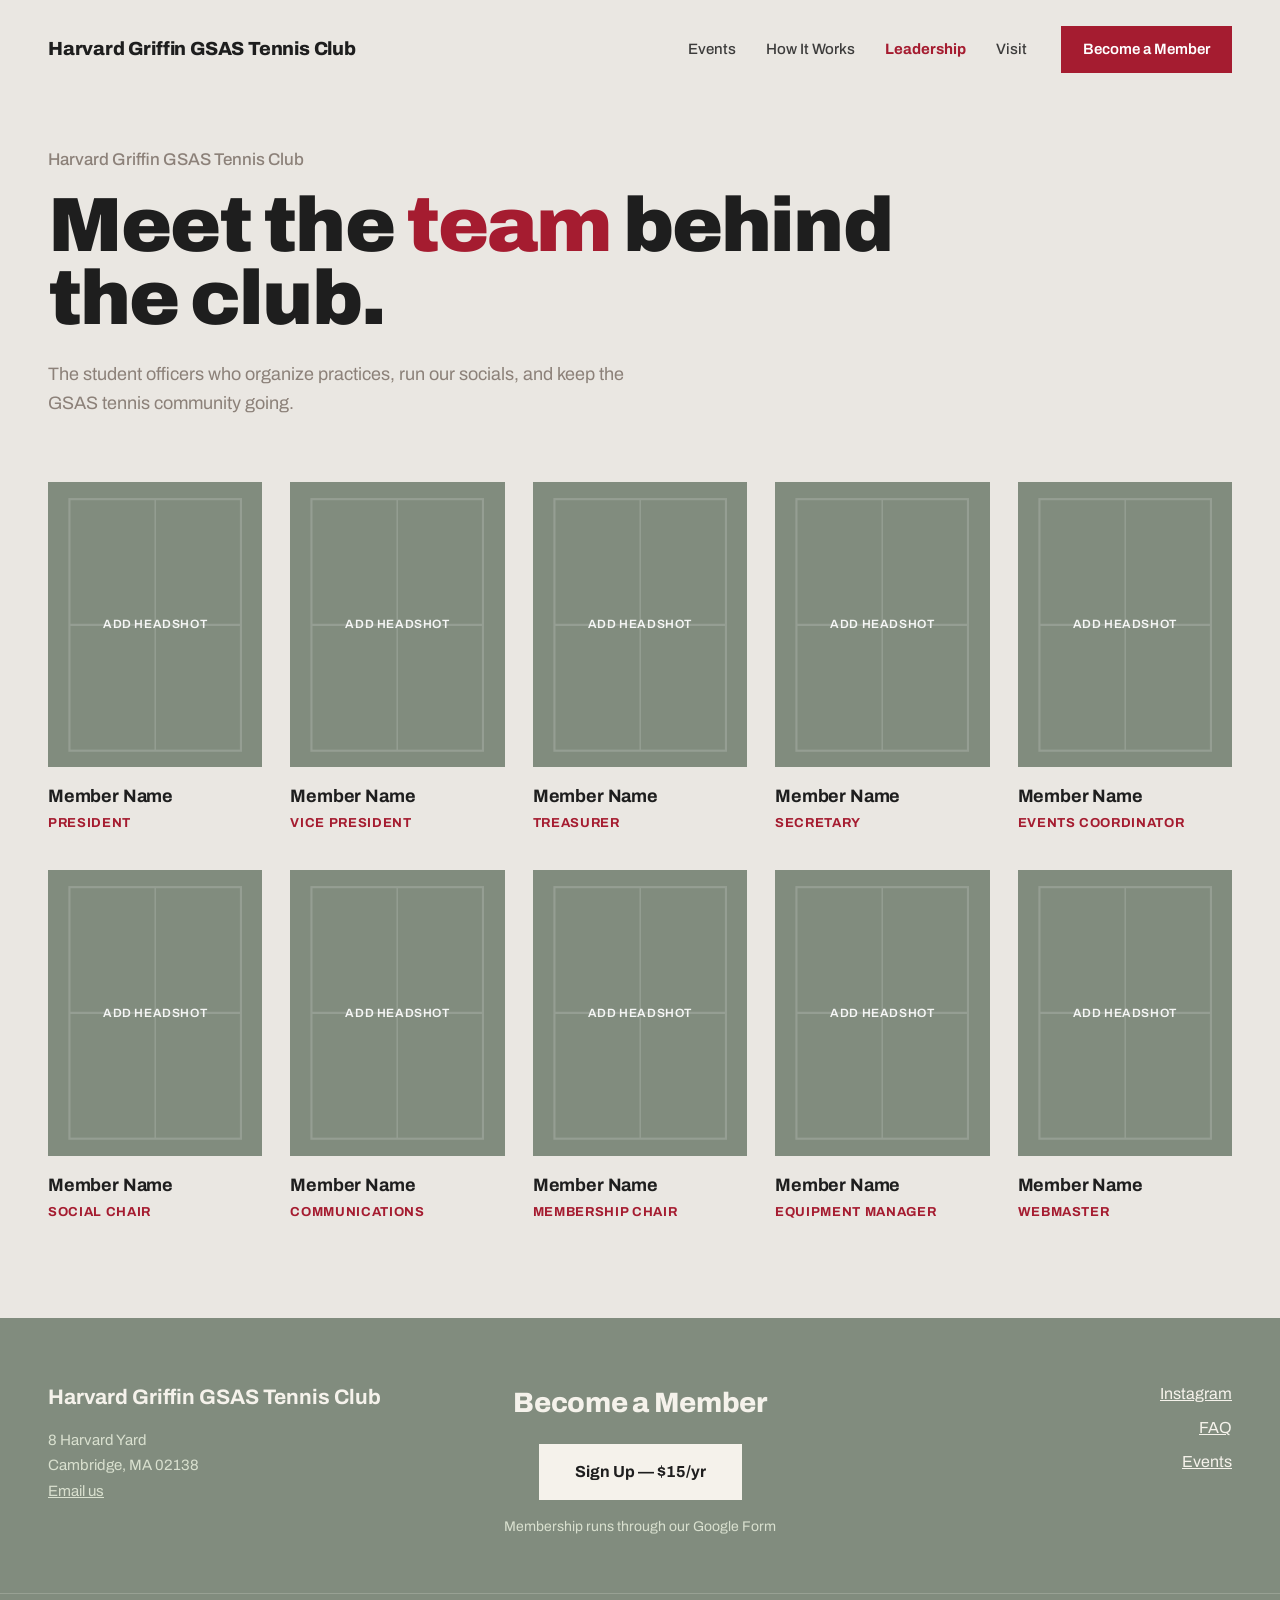
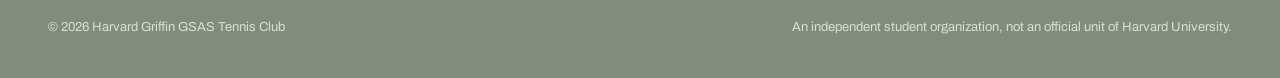
<file: grad-tennis-site/leadership.html>
<!DOCTYPE html>
<html lang="en">
<head>
<meta charset="UTF-8">
<meta name="viewport" content="width=device-width, initial-scale=1.0">
<title>Leadership — Harvard Griffin GSAS Tennis Club</title>
<link rel="preconnect" href="https://fonts.googleapis.com">
<link rel="preconnect" href="https://fonts.gstatic.com" crossorigin>
<link href="https://fonts.googleapis.com/css2?family=Archivo:wght@400;500;600;700;800;900&display=swap" rel="stylesheet">
<style>
  :root {
    --crimson: #A51C30;
    --crimson-deep: #8A1727;
    --crimson-soft: #E8D3D6;
    --ink: #1E1E1E;
    --beige: #EAE7E2;
    --cream: #F5F2EB;
    --ivy: #818C7E;
    --ivy-deep: #6E7A6B;
    --pear: #D9E0CF;
    --mortar: #8C8179;
  }

  * { margin: 0; padding: 0; box-sizing: border-box; }
  html { scroll-behavior: smooth; }

  body {
    background: var(--beige);
    color: var(--ink);
    font-family: 'Archivo', sans-serif;
    -webkit-font-smoothing: antialiased;
    line-height: 1.5;
  }
  a { color: inherit; text-decoration: none; }

  /* NAV (matches homepage) */
  nav {
    display: flex; align-items: center; justify-content: space-between;
    padding: 26px 48px; max-width: 1280px; margin: 0 auto;
  }
  .brand { font-weight: 800; font-size: 19px; letter-spacing: -0.01em; }
  .nav-right { display: flex; align-items: center; gap: 34px; }
  .nav-links { display: flex; gap: 30px; font-size: 15px; font-weight: 500; }
  .nav-links a { opacity: 0.85; transition: opacity 0.15s; }
  .nav-links a:hover { opacity: 1; }
  .nav-links a.active { opacity: 1; color: var(--crimson); font-weight: 700; }
  .nav-cta {
    background: var(--crimson); color: #fff; font-weight: 600; font-size: 15px;
    padding: 12px 22px; transition: background 0.15s;
  }
  .nav-cta:hover { background: var(--crimson-deep); }

  /* PAGE HEADER */
  .page-head {
    max-width: 1280px; margin: 0 auto; padding: 48px 48px 64px;
  }
  .page-head .eyebrow { font-size: 17px; font-weight: 500; color: var(--mortar); margin-bottom: 18px; }
  .page-head h1 {
    font-size: clamp(44px, 6vw, 80px); font-weight: 900; line-height: 0.95;
    letter-spacing: -0.025em; max-width: 900px;
  }
  .page-head h1 .accent { color: var(--crimson); }
  .page-head p {
    margin-top: 24px; max-width: 620px; font-size: 18px; color: var(--mortar); line-height: 1.6;
  }

  /* TEAM GRID */
  .team {
    max-width: 1280px; margin: 0 auto; padding: 0 48px 96px;
  }
  .team-grid {
    display: grid; grid-template-columns: repeat(5, 1fr); gap: 36px 28px;
  }
  .member .photo {
    position: relative; aspect-ratio: 3 / 4; background: var(--ivy);
    overflow: hidden; display: flex; align-items: center; justify-content: center;
    margin-bottom: 16px;
  }
  .member .photo img { width: 100%; height: 100%; object-fit: cover; display: block; }
  .member .photo .placeholder {
    color: rgba(255,255,255,0.92); font-size: 12px; font-weight: 600;
    letter-spacing: 0.05em; text-align: center; padding: 16px; z-index: 1; line-height: 1.5;
  }
  .member .photo .court-lines { position: absolute; inset: 0; opacity: 0.16; }
  .member .name { font-size: 18px; font-weight: 700; letter-spacing: -0.01em; }
  .member .role {
    font-size: 13px; font-weight: 700; letter-spacing: 0.05em; text-transform: uppercase;
    color: var(--crimson); margin-top: 4px;
  }

  /* JOIN / FOOTER BAND (matches homepage) */
  .join-band { background: var(--ivy); color: var(--cream); }
  .join-content {
    display: grid; grid-template-columns: 1fr 1fr 1fr; gap: 40px; align-items: start;
    max-width: 1280px; margin: 0 auto; padding: 64px 48px 56px;
  }
  .join-org { font-size: 21px; font-weight: 700; }
  .join-org .meta { font-weight: 400; font-size: 15px; color: var(--pear); margin-top: 14px; line-height: 1.7; }
  .join-org .meta a { text-decoration: underline; }
  .join-cta-box { text-align: center; }
  .join-cta-box h3 { font-size: 28px; font-weight: 800; margin-bottom: 20px; letter-spacing: -0.01em; }
  .join-btn {
    display: inline-block; background: var(--cream); color: var(--ink); font-weight: 700;
    font-size: 16px; padding: 16px 36px; transition: background 0.15s;
  }
  .join-btn:hover { background: #fff; }
  .join-cta-box p { font-size: 14px; color: var(--pear); margin-top: 16px; }
  .join-links { text-align: right; font-size: 16px; }
  .join-links a { display: block; text-decoration: underline; margin-bottom: 10px; }
  .footer-base {
    border-top: 1px solid rgba(245,242,235,0.2); max-width: 1280px; margin: 0 auto;
    padding: 24px 48px 40px; display: flex; justify-content: space-between;
    font-size: 13px; color: var(--pear);
  }

  /* RESPONSIVE */
  @media (max-width: 1080px) {
    .team-grid { grid-template-columns: repeat(4, 1fr); }
  }
  @media (max-width: 900px) {
    nav, .page-head, .team, .join-content { padding-left: 24px; padding-right: 24px; }
    .nav-links { display: none; }
    .team-grid { grid-template-columns: repeat(2, 1fr); gap: 28px 20px; }
    .join-content { grid-template-columns: 1fr; gap: 36px; text-align: left; }
    .join-cta-box, .join-links { text-align: left; }
    .footer-base { flex-direction: column; gap: 8px; }
  }
  @media (max-width: 480px) {
    .team-grid { grid-template-columns: repeat(2, 1fr); }
  }
</style>
</head>
<body>

<nav>
  <a href="index.html" class="brand">Harvard Griffin GSAS Tennis Club</a>
  <div class="nav-right">
    <div class="nav-links">
      <a href="index.html#events">Events</a>
      <a href="index.html#how">How It Works</a>
      <a href="leadership.html" class="active">Leadership</a>
      <a href="index.html#join">Visit</a>
    </div>
    <a href="index.html#join" class="nav-cta">Become a Member</a>
  </div>
</nav>

<header class="page-head">
  <div class="eyebrow">Harvard Griffin GSAS Tennis Club</div>
  <h1>Meet the <span class="accent">team</span> behind the club.</h1>
  <p>The student officers who organize practices, run our socials, and keep the GSAS tennis community going.</p>
</header>

<!--
  HOW TO ADD A HEADSHOT:
  Inside each .photo block, replace the <svg> and <div class="placeholder"> with:
      <img src="images/leadership/firstname.jpg" alt="Name, Role">
  Then edit the .name and .role text below each photo.
-->
<section class="team">
  <div class="team-grid">

    <div class="member">
      <div class="photo">
        <svg class="court-lines" viewBox="0 0 300 400" preserveAspectRatio="none" xmlns="http://www.w3.org/2000/svg"><rect x="30" y="24" width="240" height="352" fill="none" stroke="#fff" stroke-width="3"/><line x1="30" y1="200" x2="270" y2="200" stroke="#fff" stroke-width="3"/><line x1="150" y1="24" x2="150" y2="376" stroke="#fff" stroke-width="2"/></svg>
        <div class="placeholder">ADD HEADSHOT</div>
      </div>
      <div class="name">Member Name</div>
      <div class="role">President</div>
    </div>

    <div class="member">
      <div class="photo">
        <svg class="court-lines" viewBox="0 0 300 400" preserveAspectRatio="none" xmlns="http://www.w3.org/2000/svg"><rect x="30" y="24" width="240" height="352" fill="none" stroke="#fff" stroke-width="3"/><line x1="30" y1="200" x2="270" y2="200" stroke="#fff" stroke-width="3"/><line x1="150" y1="24" x2="150" y2="376" stroke="#fff" stroke-width="2"/></svg>
        <div class="placeholder">ADD HEADSHOT</div>
      </div>
      <div class="name">Member Name</div>
      <div class="role">Vice President</div>
    </div>

    <div class="member">
      <div class="photo">
        <svg class="court-lines" viewBox="0 0 300 400" preserveAspectRatio="none" xmlns="http://www.w3.org/2000/svg"><rect x="30" y="24" width="240" height="352" fill="none" stroke="#fff" stroke-width="3"/><line x1="30" y1="200" x2="270" y2="200" stroke="#fff" stroke-width="3"/><line x1="150" y1="24" x2="150" y2="376" stroke="#fff" stroke-width="2"/></svg>
        <div class="placeholder">ADD HEADSHOT</div>
      </div>
      <div class="name">Member Name</div>
      <div class="role">Treasurer</div>
    </div>

    <div class="member">
      <div class="photo">
        <svg class="court-lines" viewBox="0 0 300 400" preserveAspectRatio="none" xmlns="http://www.w3.org/2000/svg"><rect x="30" y="24" width="240" height="352" fill="none" stroke="#fff" stroke-width="3"/><line x1="30" y1="200" x2="270" y2="200" stroke="#fff" stroke-width="3"/><line x1="150" y1="24" x2="150" y2="376" stroke="#fff" stroke-width="2"/></svg>
        <div class="placeholder">ADD HEADSHOT</div>
      </div>
      <div class="name">Member Name</div>
      <div class="role">Secretary</div>
    </div>

    <div class="member">
      <div class="photo">
        <svg class="court-lines" viewBox="0 0 300 400" preserveAspectRatio="none" xmlns="http://www.w3.org/2000/svg"><rect x="30" y="24" width="240" height="352" fill="none" stroke="#fff" stroke-width="3"/><line x1="30" y1="200" x2="270" y2="200" stroke="#fff" stroke-width="3"/><line x1="150" y1="24" x2="150" y2="376" stroke="#fff" stroke-width="2"/></svg>
        <div class="placeholder">ADD HEADSHOT</div>
      </div>
      <div class="name">Member Name</div>
      <div class="role">Events Coordinator</div>
    </div>

    <div class="member">
      <div class="photo">
        <svg class="court-lines" viewBox="0 0 300 400" preserveAspectRatio="none" xmlns="http://www.w3.org/2000/svg"><rect x="30" y="24" width="240" height="352" fill="none" stroke="#fff" stroke-width="3"/><line x1="30" y1="200" x2="270" y2="200" stroke="#fff" stroke-width="3"/><line x1="150" y1="24" x2="150" y2="376" stroke="#fff" stroke-width="2"/></svg>
        <div class="placeholder">ADD HEADSHOT</div>
      </div>
      <div class="name">Member Name</div>
      <div class="role">Social Chair</div>
    </div>

    <div class="member">
      <div class="photo">
        <svg class="court-lines" viewBox="0 0 300 400" preserveAspectRatio="none" xmlns="http://www.w3.org/2000/svg"><rect x="30" y="24" width="240" height="352" fill="none" stroke="#fff" stroke-width="3"/><line x1="30" y1="200" x2="270" y2="200" stroke="#fff" stroke-width="3"/><line x1="150" y1="24" x2="150" y2="376" stroke="#fff" stroke-width="2"/></svg>
        <div class="placeholder">ADD HEADSHOT</div>
      </div>
      <div class="name">Member Name</div>
      <div class="role">Communications</div>
    </div>

    <div class="member">
      <div class="photo">
        <svg class="court-lines" viewBox="0 0 300 400" preserveAspectRatio="none" xmlns="http://www.w3.org/2000/svg"><rect x="30" y="24" width="240" height="352" fill="none" stroke="#fff" stroke-width="3"/><line x1="30" y1="200" x2="270" y2="200" stroke="#fff" stroke-width="3"/><line x1="150" y1="24" x2="150" y2="376" stroke="#fff" stroke-width="2"/></svg>
        <div class="placeholder">ADD HEADSHOT</div>
      </div>
      <div class="name">Member Name</div>
      <div class="role">Membership Chair</div>
    </div>

    <div class="member">
      <div class="photo">
        <svg class="court-lines" viewBox="0 0 300 400" preserveAspectRatio="none" xmlns="http://www.w3.org/2000/svg"><rect x="30" y="24" width="240" height="352" fill="none" stroke="#fff" stroke-width="3"/><line x1="30" y1="200" x2="270" y2="200" stroke="#fff" stroke-width="3"/><line x1="150" y1="24" x2="150" y2="376" stroke="#fff" stroke-width="2"/></svg>
        <div class="placeholder">ADD HEADSHOT</div>
      </div>
      <div class="name">Member Name</div>
      <div class="role">Equipment Manager</div>
    </div>

    <div class="member">
      <div class="photo">
        <svg class="court-lines" viewBox="0 0 300 400" preserveAspectRatio="none" xmlns="http://www.w3.org/2000/svg"><rect x="30" y="24" width="240" height="352" fill="none" stroke="#fff" stroke-width="3"/><line x1="30" y1="200" x2="270" y2="200" stroke="#fff" stroke-width="3"/><line x1="150" y1="24" x2="150" y2="376" stroke="#fff" stroke-width="2"/></svg>
        <div class="placeholder">ADD HEADSHOT</div>
      </div>
      <div class="name">Member Name</div>
      <div class="role">Webmaster</div>
    </div>

  </div>
</section>

<section class="join-band">
  <div class="join-content">
    <div class="join-org">
      Harvard Griffin GSAS Tennis Club
      <div class="meta">
        8 Harvard Yard<br>
        Cambridge, MA 02138<br>
        <a href="mailto:harvardgriffingsastennisclub@gmail.com">Email us</a>
      </div>
    </div>
    <div class="join-cta-box">
      <h3>Become a Member</h3>
      <a href="#" class="join-btn">Sign Up &mdash; $15/yr</a>
      <p>Membership runs through our Google Form</p>
    </div>
    <div class="join-links">
      <a href="#">Instagram</a>
      <a href="#">FAQ</a>
      <a href="index.html#events">Events</a>
    </div>
  </div>
  <div class="footer-base">
    <div>&copy; 2026 Harvard Griffin GSAS Tennis Club</div>
    <div>An independent student organization, not an official unit of Harvard University.</div>
  </div>
</section>

</body>
</html>
</file>
